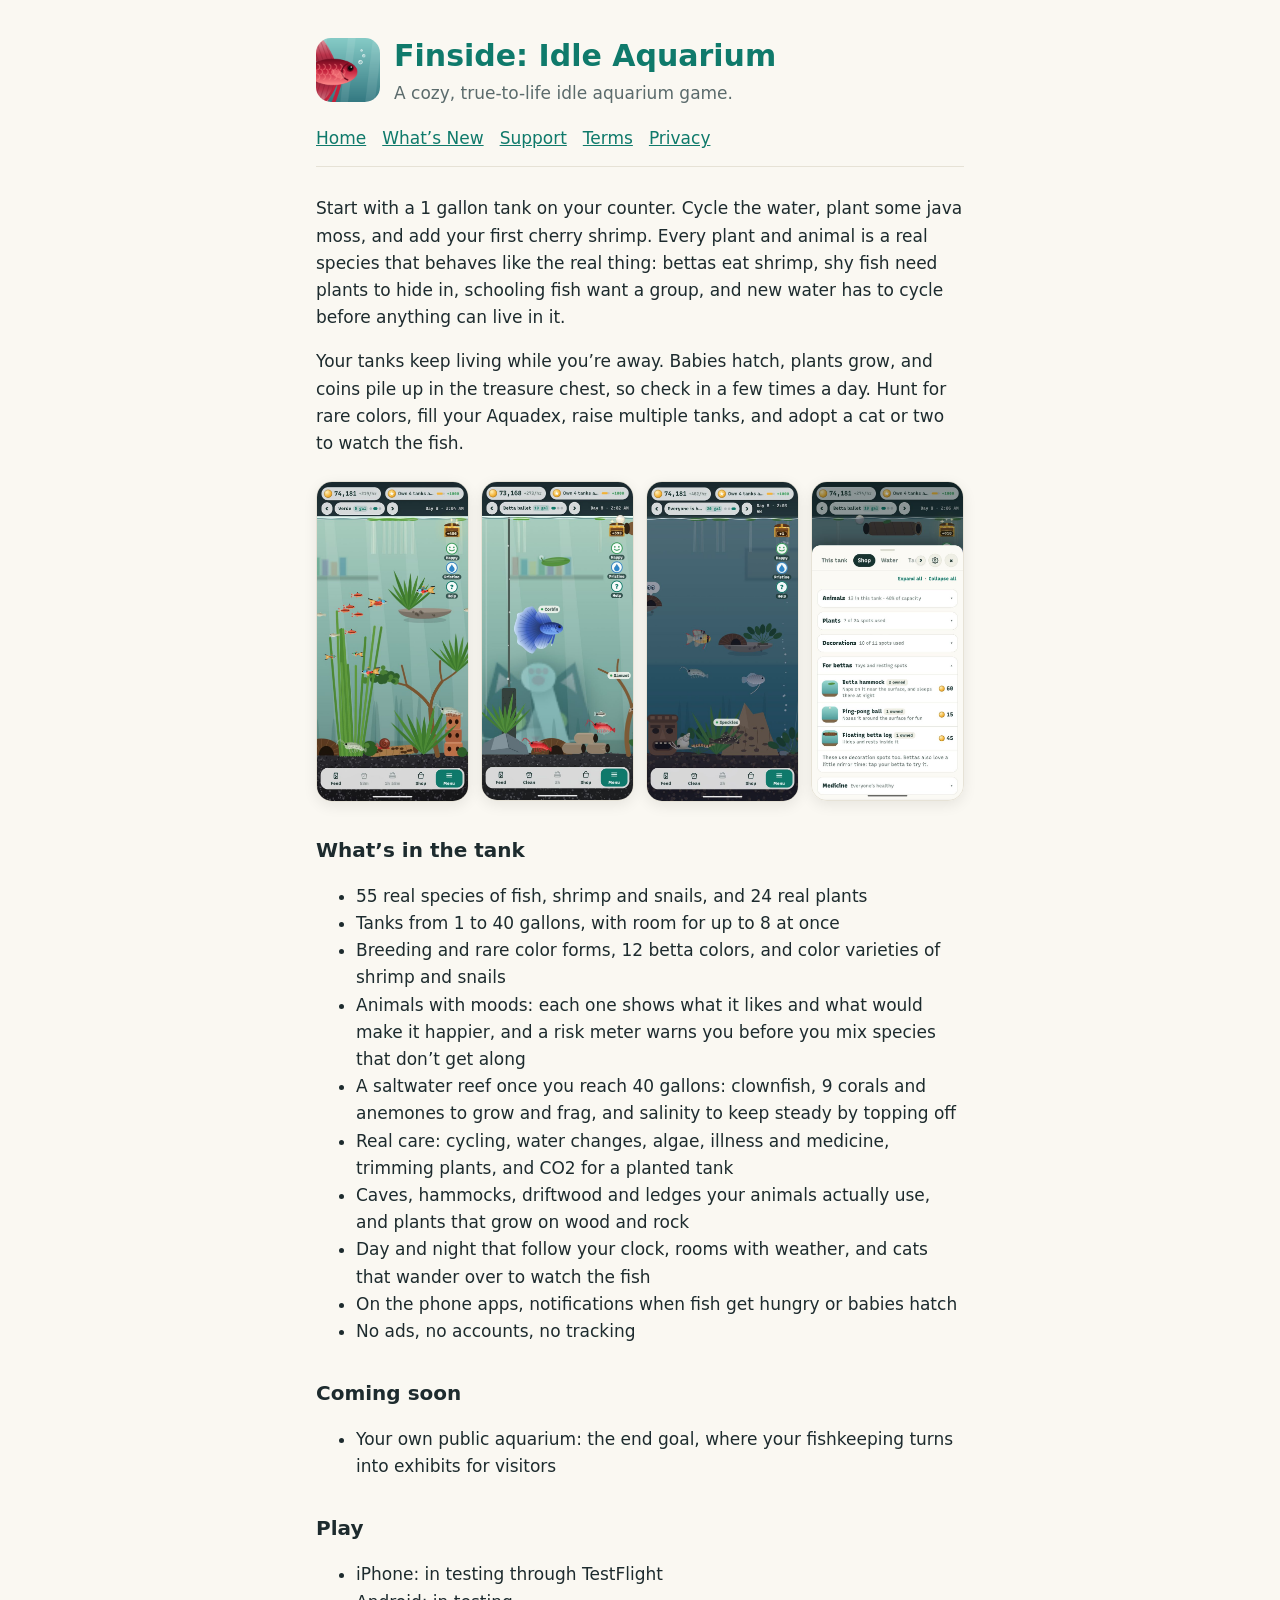
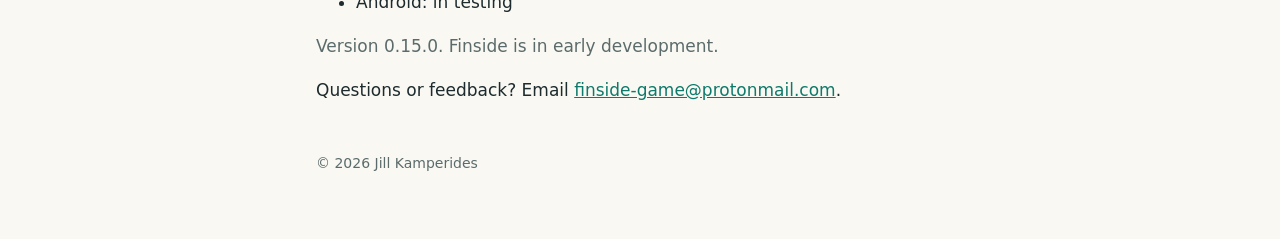
<file: index.html>
<!doctype html>
<html lang="en">
<head>
<meta charset="utf-8">
<meta name="viewport" content="width=device-width, initial-scale=1">
<title>Finside: Idle Aquarium – Cozy Fishkeeping Game</title>
<meta name="description" content="Finside is a cozy idle aquarium game for iPhone and Android. Raise real fish, shrimp and snails, grow live plants, and keep a true-to-life tank thriving.">
<link rel="canonical" href="https://kampji.github.io/finside/">
<meta property="og:type" content="website">
<meta property="og:site_name" content="Finside: Idle Aquarium">
<meta property="og:title" content="Finside: Idle Aquarium – Cozy Fishkeeping Game">
<meta property="og:description" content="Finside is a cozy idle aquarium game for iPhone and Android. Raise real fish, shrimp and snails, grow live plants, and keep a true-to-life tank thriving.">
<meta property="og:url" content="https://kampji.github.io/finside/">
<meta property="og:image" content="https://kampji.github.io/finside/og.jpg">
<meta property="og:image:width" content="1200">
<meta property="og:image:height" content="630">
<meta property="og:image:alt" content="Finside: Idle Aquarium, with two phones showing planted fish tanks">
<meta name="twitter:card" content="summary_large_image">
<meta name="theme-color" content="#0f7a6b">
<link rel="stylesheet" href="style.css">
<link rel="icon" type="image/png" href="icon-192.png">
<link rel="apple-touch-icon" href="apple-touch-icon.png">
<script type="application/ld+json">
{
  "@context": "https://schema.org",
  "@type": "VideoGame",
  "name": "Finside: Idle Aquarium",
  "alternateName": "Finside",
  "url": "https://kampji.github.io/finside/",
  "description": "Finside is a cozy idle aquarium game for iPhone and Android. Raise real fish, shrimp and snails, grow live plants, and keep a true-to-life tank thriving.",
  "image": "https://kampji.github.io/finside/og.jpg",
  "screenshot": [
    "https://kampji.github.io/finside/shot-planted.jpg",
    "https://kampji.github.io/finside/shot-betta.jpg",
    "https://kampji.github.io/finside/shot-showpiece.jpg",
    "https://kampji.github.io/finside/shot-shop.jpg"
  ],
  "genre": [
    "Idle game",
    "Simulation"
  ],
  "gamePlatform": [
    "iOS",
    "Android"
  ],
  "applicationCategory": "Game",
  "operatingSystem": "iOS, Android",
  "softwareVersion": "0.15.0",
  "inLanguage": "en",
  "author": {
    "@type": "Person",
    "@id": "https://kampji.github.io/#person",
    "name": "Jill Kamperides",
    "url": "https://kampji.github.io/"
  }
}
</script>
</head>
<body><main>
<header><img src="icon-192.png" alt="Finside app icon" width="64" height="64"><div><h1>Finside: Idle Aquarium</h1><p class="sub">A cozy, true-to-life idle aquarium game.</p></div></header>
<nav><a href="./">Home</a><a href="releases.html">What’s New</a><a href="support.html">Support</a><a href="terms.html">Terms</a><a href="privacy.html">Privacy</a></nav>
<p>Start with a 1 gallon tank on your counter. Cycle the water, plant some java moss, and add your first cherry shrimp. Every plant and animal is a real species that behaves like the real thing: bettas eat shrimp, shy fish need plants to hide in, schooling fish want a group, and new water has to cycle before anything can live in it.</p>
<p>Your tanks keep living while you’re away. Babies hatch, plants grow, and coins pile up in the treasure chest, so check in a few times a day. Hunt for rare colors, fill your Aquadex, raise multiple tanks, and adopt a cat or two to watch the fish.</p>
<div class="shots"><img src="shot-planted.jpg" alt="A planted 5 gallon tank with a school of small red fish, colorful livebearers, shrimp and a ramshorn snail among tall grass-like plants, driftwood and a plant on a rock ledge" width="300" height="633" loading="lazy"><img src="shot-betta.jpg" alt="A blue betta named Corbin in a 10 gallon tank with cherry shrimp, a leaf hammock near the surface and a cat watching from outside the glass" width="300" height="633" loading="lazy"><img src="shot-showpiece.jpg" alt="A 20 gallon tank at night with a Bolivian ram, a gourami, a pleco named Speckles, a loach and a tiki decoration" width="300" height="633" loading="lazy"><img src="shot-shop.jpg" alt="The Shop’s For bettas section, with a betta hammock, a ping-pong ball and a floating betta log" width="300" height="633" loading="lazy"></div>
<h2>What’s in the tank</h2>
<ul>
<li>55 real species of fish, shrimp and snails, and 24 real plants</li>
<li>Tanks from 1 to 40 gallons, with room for up to 8 at once</li>
<li>Breeding and rare color forms, 12 betta colors, and color varieties of shrimp and snails</li>
<li>Animals with moods: each one shows what it likes and what would make it happier, and a risk meter warns you before you mix species that don’t get along</li>
<li>A saltwater reef once you reach 40 gallons: clownfish, 9 corals and anemones to grow and frag, and salinity to keep steady by topping off</li>
<li>Real care: cycling, water changes, algae, illness and medicine, trimming plants, and CO2 for a planted tank</li>
<li>Caves, hammocks, driftwood and ledges your animals actually use, and plants that grow on wood and rock</li>
<li>Day and night that follow your clock, rooms with weather, and cats that wander over to watch the fish</li>
<li>On the phone apps, notifications when fish get hungry or babies hatch</li>
<li>No ads, no accounts, no tracking</li>
</ul>
<h2>Coming soon</h2>
<ul>
<li>Your own public aquarium: the end goal, where your fishkeeping turns into exhibits for visitors</li>
</ul>
<h2>Play</h2>
<ul>
<li>iPhone: in testing through TestFlight</li>
<li>Android: in testing</li>
</ul>
<p class="sub">Version 0.15.0. Finside is in early development.</p>
<p>Questions or feedback? Email <a href="mailto:finside-game@protonmail.com">finside-game@protonmail.com</a>.</p>
<footer>© 2026 Jill Kamperides</footer>
</main></body>
</html>
</file>
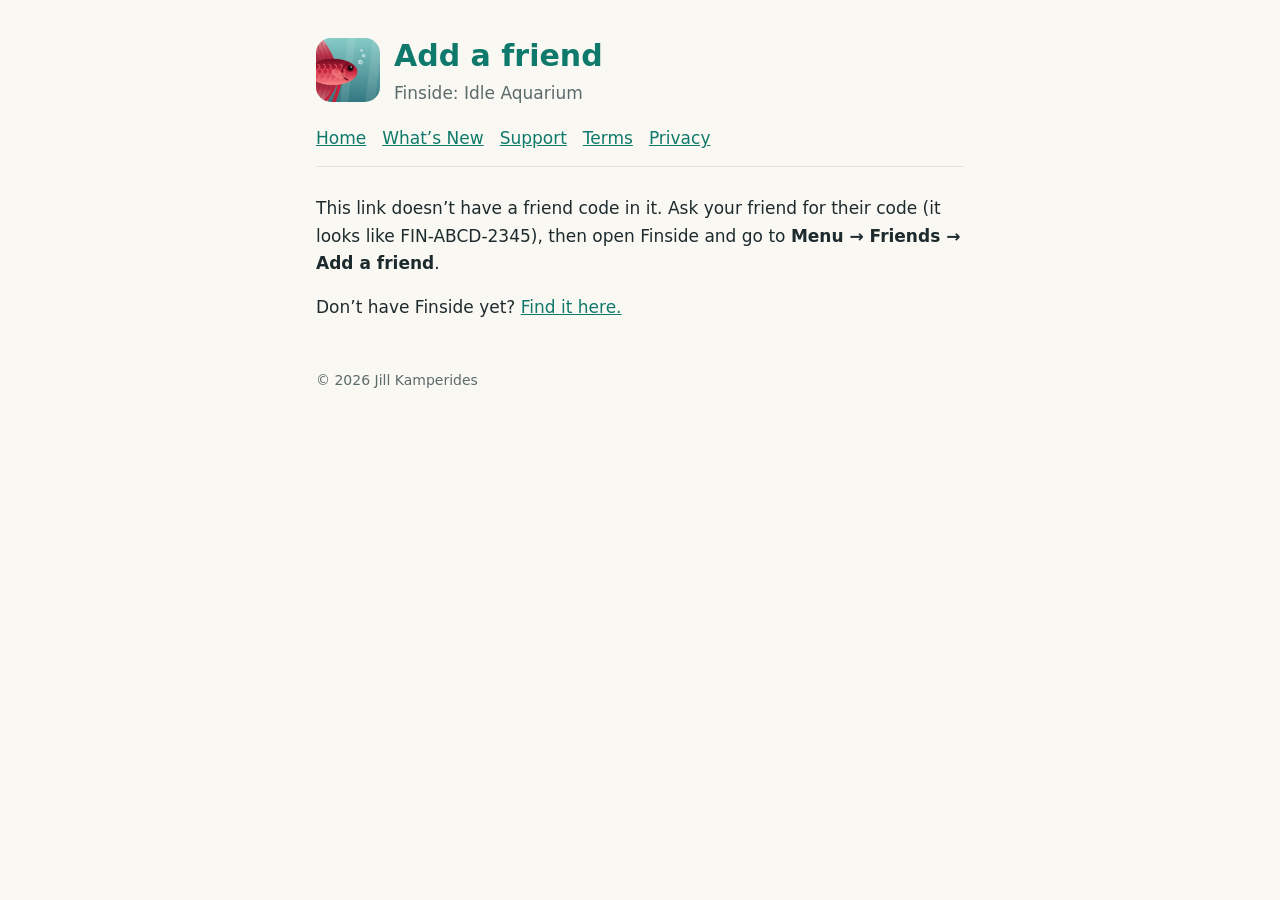
<file: add.html>
<!doctype html>
<html lang="en">
<head>
<meta charset="utf-8">
<meta name="viewport" content="width=device-width, initial-scale=1">
<meta name="robots" content="noindex">
<title>Add a friend in Finside</title>
<meta name="description" content="Finside is a cozy idle aquarium game for iPhone and Android. Raise real fish, shrimp and snails, grow live plants, and keep a true-to-life tank thriving.">
<link rel="canonical" href="https://kampji.github.io/finside/add.html">
<meta property="og:type" content="website">
<meta property="og:site_name" content="Finside: Idle Aquarium">
<meta property="og:title" content="Add a friend in Finside">
<meta property="og:description" content="Finside is a cozy idle aquarium game for iPhone and Android. Raise real fish, shrimp and snails, grow live plants, and keep a true-to-life tank thriving.">
<meta property="og:url" content="https://kampji.github.io/finside/add.html">
<meta property="og:image" content="https://kampji.github.io/finside/og.jpg">
<meta property="og:image:width" content="1200">
<meta property="og:image:height" content="630">
<meta property="og:image:alt" content="Finside: Idle Aquarium, with two phones showing planted fish tanks">
<meta name="twitter:card" content="summary_large_image">
<meta name="theme-color" content="#0f7a6b">
<link rel="stylesheet" href="style.css">
<link rel="icon" type="image/png" href="icon-192.png">
<link rel="apple-touch-icon" href="apple-touch-icon.png">
</head>
<body><main>
<header><img src="icon-192.png" alt="Finside app icon" width="64" height="64"><div><h1>Add a friend</h1><p class="sub">Finside: Idle Aquarium</p></div></header>
<nav><a href="./">Home</a><a href="releases.html">What’s New</a><a href="support.html">Support</a><a href="terms.html">Terms</a><a href="privacy.html">Privacy</a></nav>
<!-- Friends' QR codes in the game link here, with the friend code (and, from 0.12.3, a 15-minute invite) after the #. The
     # part never leaves the phone (it isn't sent to the website), and nothing on this page is stored. The button opens
     the game with finside://add/<code>/<invite>: with the invite you're friends at once; without it, a request is sent. -->
<div id="ok" hidden>
<p>A friend wants you to add them in Finside. Their friend code is:</p>
<p id="code" style="font-size:30px;font-weight:900;letter-spacing:.04em;margin:8px 0 16px"></p>
<p><a id="open" class="btn" style="display:inline-block;padding:12px 22px;border-radius:14px;background:#0f7a6b;color:#fff;font-weight:800;text-decoration:none" href="#">Open Finside and add them</a></p>
<p id="soon" hidden>You’ll be friends straight away. This QR code works for 15 minutes after your friend shows it.</p>
<p>If nothing happens, open Finside, then <b>Menu → Friends → Add a friend</b>, and type the code (that sends them a request).</p>
</div>
<div id="bad" hidden>
<p>This link doesn’t have a friend code in it. Ask your friend for their code (it looks like FIN-ABCD-2345), then open Finside and go to <b>Menu → Friends → Add a friend</b>.</p>
</div>
<p>Don’t have Finside yet? <a href="./">Find it here.</a></p>
<script>
  (function () {
    var m = /^#?FIN-?([2-9A-HJKMNP-Z]{4})-?([2-9A-HJKMNP-Z]{4})(?:\/([0-9A-F]{16}))?$/i.exec(decodeURIComponent(location.hash || ''));
    if (!m) { document.getElementById('bad').hidden = false; return; }
    var code = 'FIN-' + m[1].toUpperCase() + '-' + m[2].toUpperCase();
    document.getElementById('code').textContent = code;
    document.getElementById('open').href = 'finside://add/' + code + (m[3] ? '/' + m[3].toUpperCase() : '');
    if (m[3]) document.getElementById('soon').hidden = false;
    document.getElementById('ok').hidden = false;
  })();
</script>
<footer>© 2026 Jill Kamperides</footer>
</main></body>
</html>
</file>
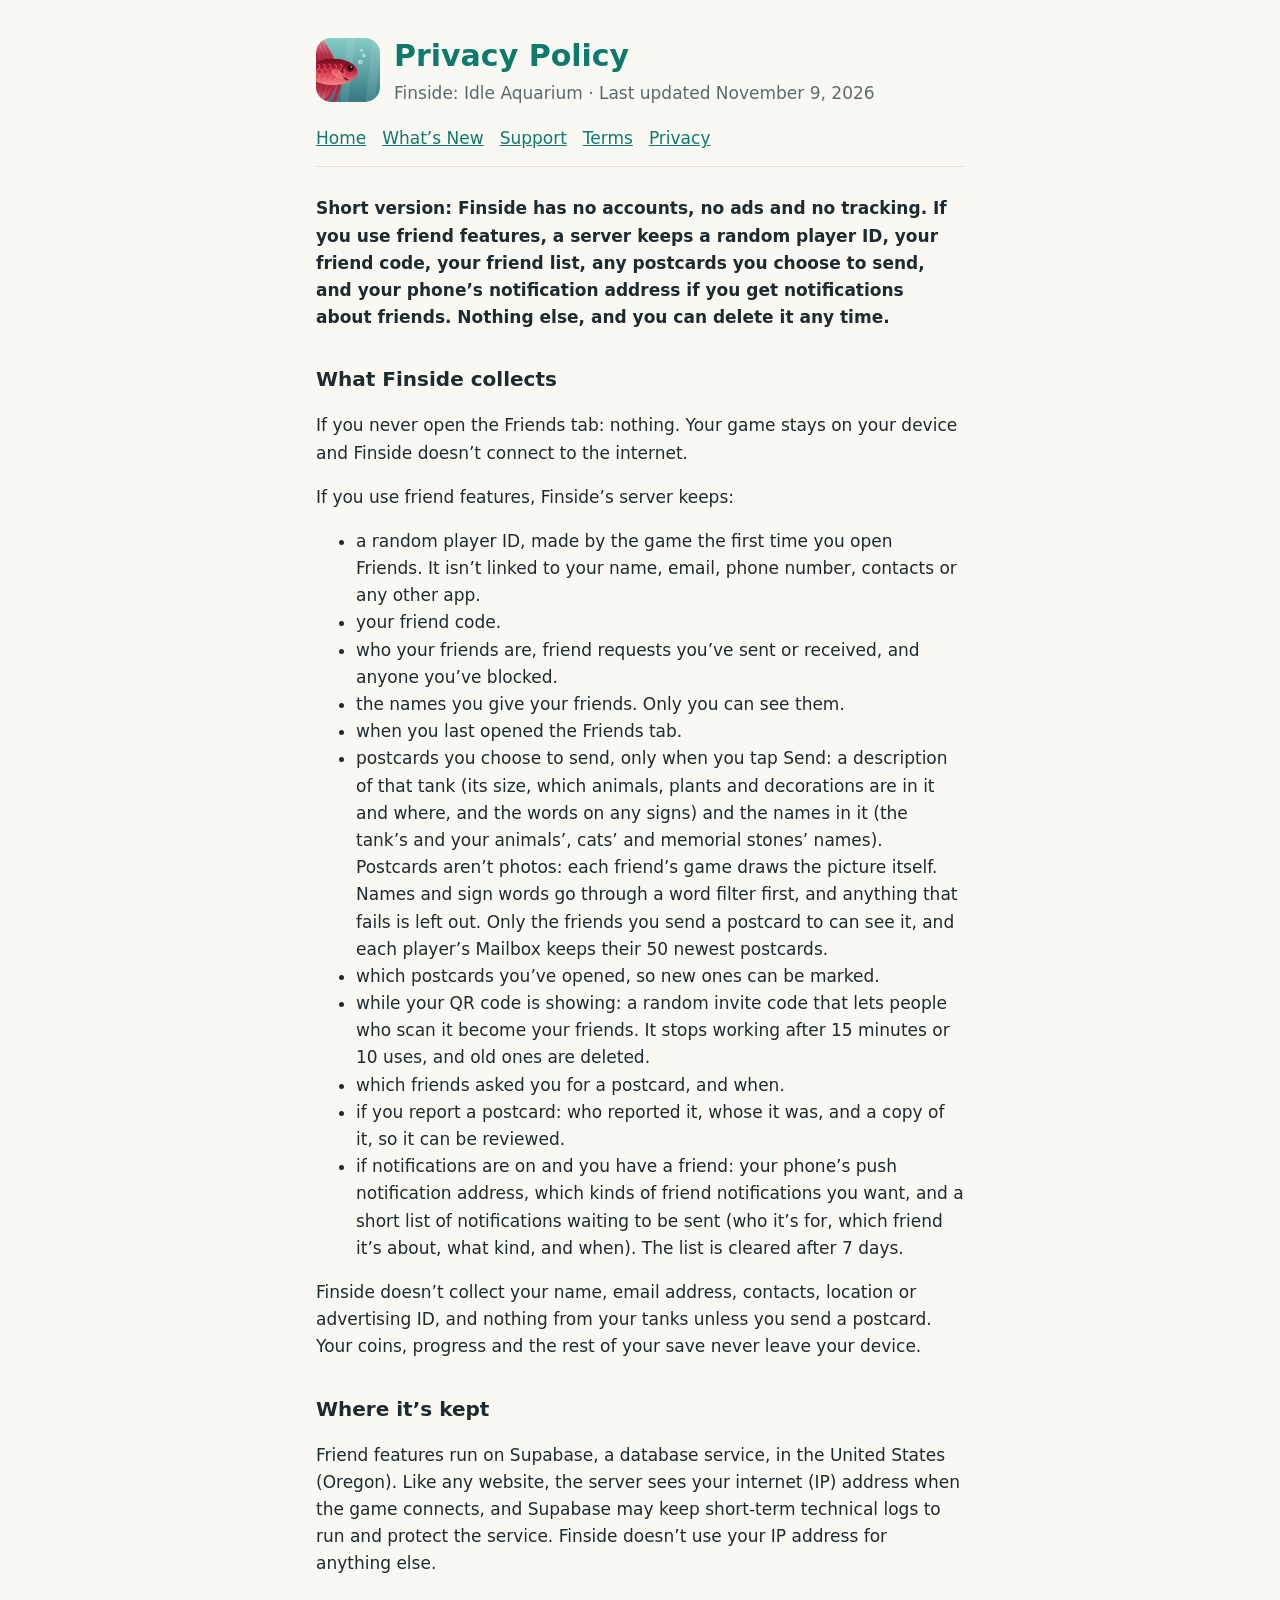
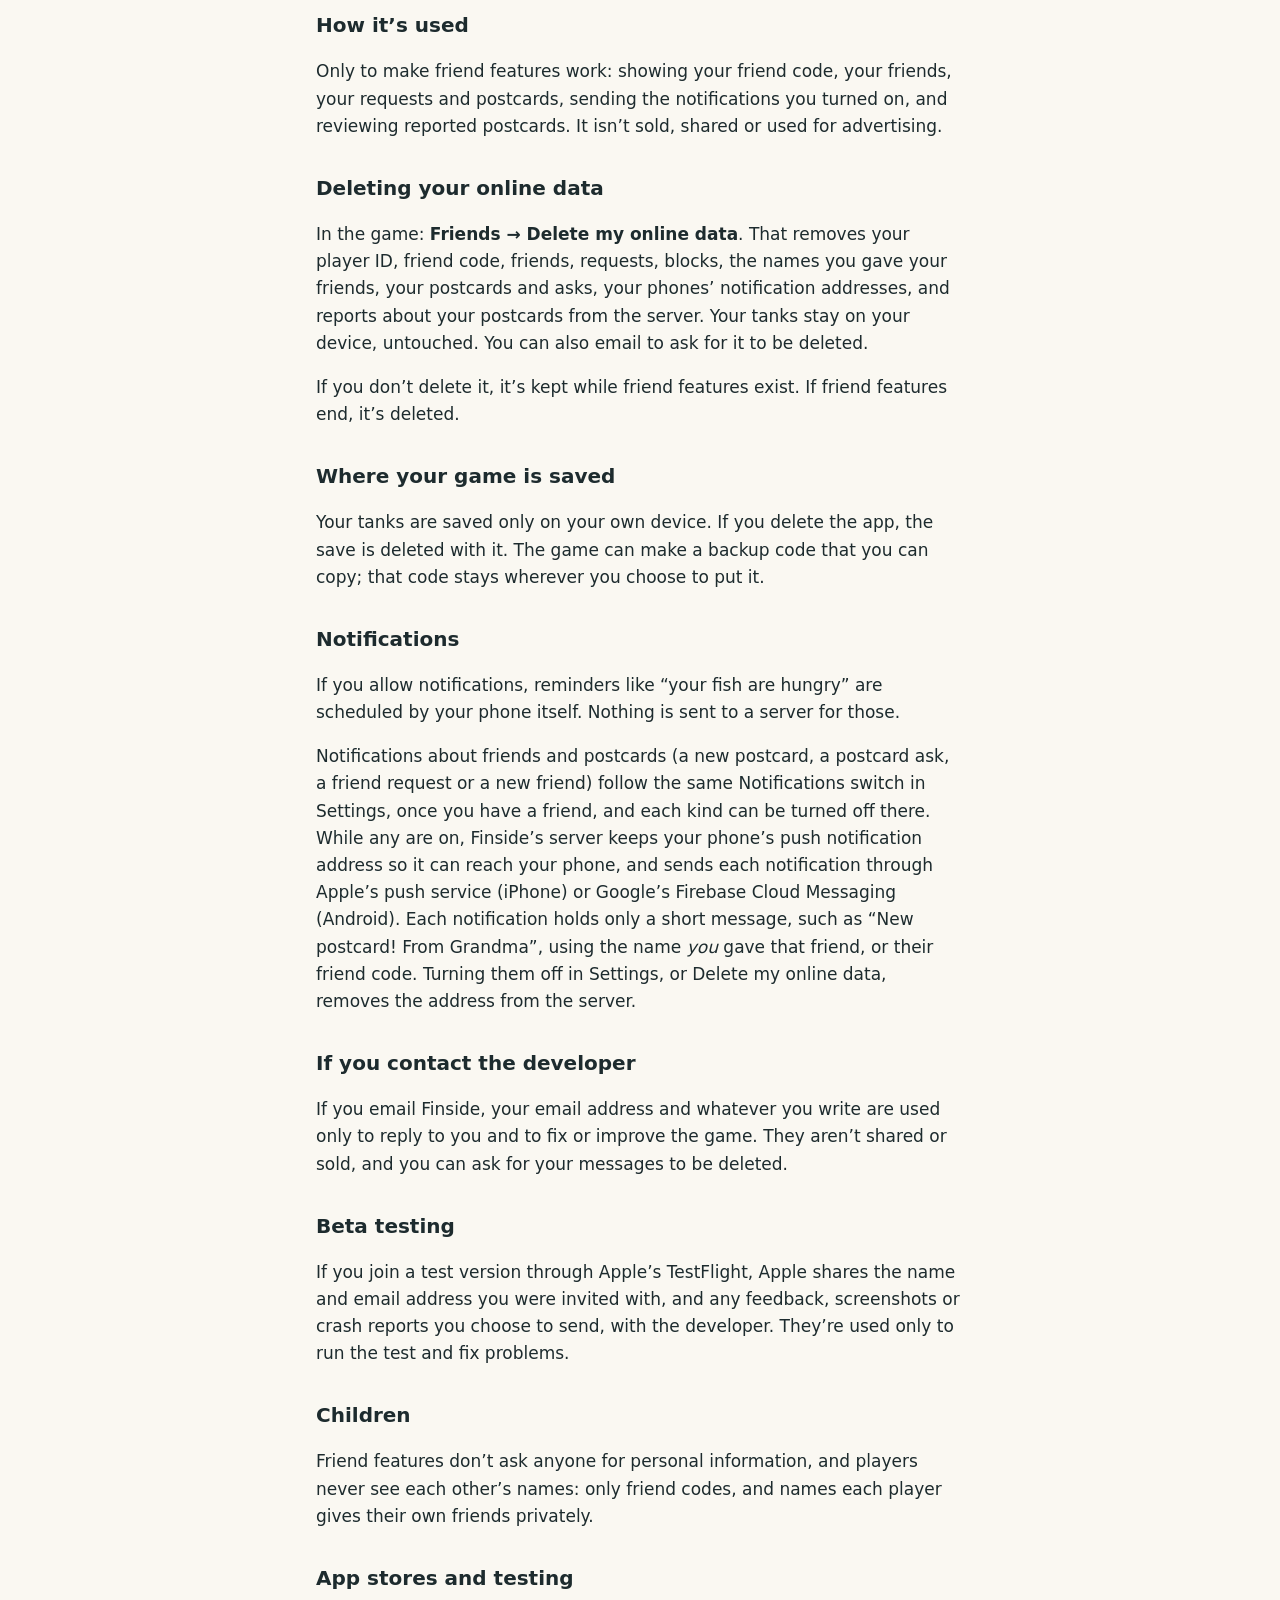
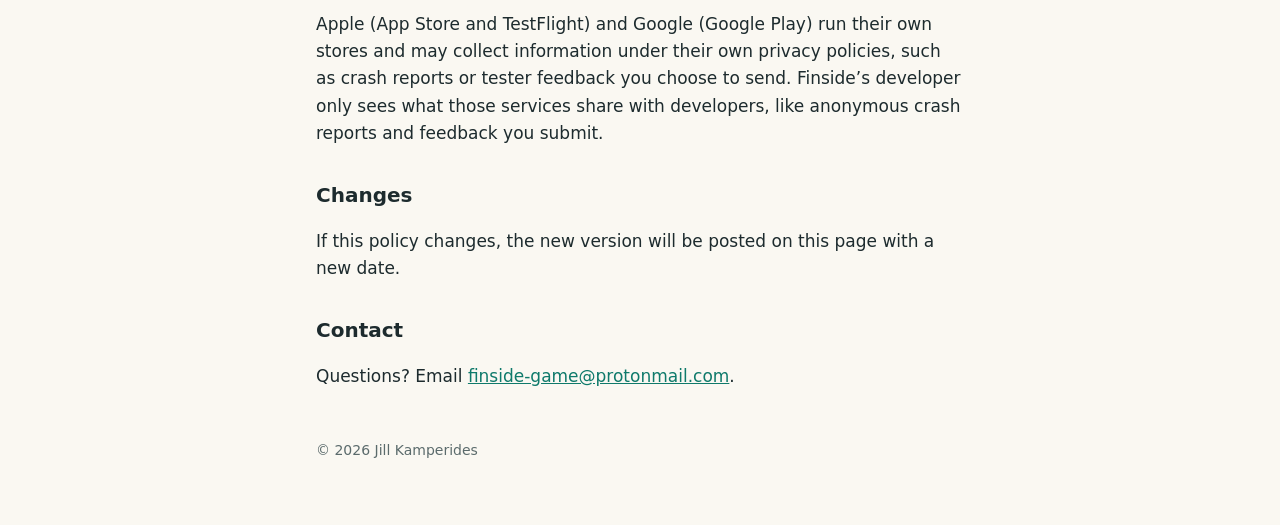
<file: privacy.html>
<!doctype html>
<html lang="en">
<head>
<meta charset="utf-8">
<meta name="viewport" content="width=device-width, initial-scale=1">
<title>Finside Privacy Policy</title>
<meta name="description" content="Finside collects no personal data: no accounts, no ads and no tracking. Here’s exactly what stays on your phone.">
<link rel="canonical" href="https://kampji.github.io/finside/privacy.html">
<meta property="og:type" content="website">
<meta property="og:site_name" content="Finside: Idle Aquarium">
<meta property="og:title" content="Finside Privacy Policy">
<meta property="og:description" content="Finside collects no personal data: no accounts, no ads and no tracking. Here’s exactly what stays on your phone.">
<meta property="og:url" content="https://kampji.github.io/finside/privacy.html">
<meta property="og:image" content="https://kampji.github.io/finside/og.jpg">
<meta property="og:image:width" content="1200">
<meta property="og:image:height" content="630">
<meta property="og:image:alt" content="Finside: Idle Aquarium, with two phones showing planted fish tanks">
<meta name="twitter:card" content="summary_large_image">
<meta name="theme-color" content="#0f7a6b">
<link rel="stylesheet" href="style.css">
<link rel="icon" type="image/png" href="icon-192.png">
<link rel="apple-touch-icon" href="apple-touch-icon.png">
</head>
<body><main>
<header><img src="icon-192.png" alt="Finside app icon" width="64" height="64"><div><h1>Privacy Policy</h1><p class="sub">Finside: Idle Aquarium · Last updated November 9, 2026</p></div></header>
<nav><a href="./">Home</a><a href="releases.html">What’s New</a><a href="support.html">Support</a><a href="terms.html">Terms</a><a href="privacy.html">Privacy</a></nav>
<p><b>Short version: Finside has no accounts, no ads and no tracking. If you use friend features, a server keeps a random player ID, your friend code, your friend list, any postcards you choose to send, and your phone’s notification address if you get notifications about friends. Nothing else, and you can delete it any time.</b></p>
<h2>What Finside collects</h2>
<p>If you never open the Friends tab: nothing. Your game stays on your device and Finside doesn’t connect to the internet.</p>
<p>If you use friend features, Finside’s server keeps:</p>
<ul>
<li>a random player ID, made by the game the first time you open Friends. It isn’t linked to your name, email, phone number, contacts or any other app.</li>
<li>your friend code.</li>
<li>who your friends are, friend requests you’ve sent or received, and anyone you’ve blocked.</li>
<li>the names you give your friends. Only you can see them.</li>
<li>when you last opened the Friends tab.</li>
<li>postcards you choose to send, only when you tap Send: a description of that tank (its size, which animals, plants and decorations are in it and where, and the words on any signs) and the names in it (the tank’s and your animals’, cats’ and memorial stones’ names). Postcards aren’t photos: each friend’s game draws the picture itself. Names and sign words go through a word filter first, and anything that fails is left out. Only the friends you send a postcard to can see it, and each player’s Mailbox keeps their 50 newest postcards.</li>
<li>which postcards you’ve opened, so new ones can be marked.</li>
<li>while your QR code is showing: a random invite code that lets people who scan it become your friends. It stops working after 15 minutes or 10 uses, and old ones are deleted.</li>
<li>which friends asked you for a postcard, and when.</li>
<li>if you report a postcard: who reported it, whose it was, and a copy of it, so it can be reviewed.</li>
<li>if notifications are on and you have a friend: your phone’s push notification address, which kinds of friend notifications you want, and a short list of notifications waiting to be sent (who it’s for, which friend it’s about, what kind, and when). The list is cleared after 7 days.</li>
</ul>
<p>Finside doesn’t collect your name, email address, contacts, location or advertising ID, and nothing from your tanks unless you send a postcard. Your coins, progress and the rest of your save never leave your device.</p>
<h2>Where it’s kept</h2>
<p>Friend features run on Supabase, a database service, in the United States (Oregon). Like any website, the server sees your internet (IP) address when the game connects, and Supabase may keep short-term technical logs to run and protect the service. Finside doesn’t use your IP address for anything else.</p>
<h2>How it’s used</h2>
<p>Only to make friend features work: showing your friend code, your friends, your requests and postcards, sending the notifications you turned on, and reviewing reported postcards. It isn’t sold, shared or used for advertising.</p>
<h2>Deleting your online data</h2>
<p>In the game: <b>Friends → Delete my online data</b>. That removes your player ID, friend code, friends, requests, blocks, the names you gave your friends, your postcards and asks, your phones’ notification addresses, and reports about your postcards from the server. Your tanks stay on your device, untouched. You can also email to ask for it to be deleted.</p>
<p>If you don’t delete it, it’s kept while friend features exist. If friend features end, it’s deleted.</p>
<h2>Where your game is saved</h2>
<p>Your tanks are saved only on your own device. If you delete the app, the save is deleted with it. The game can make a backup code that you can copy; that code stays wherever you choose to put it.</p>
<h2>Notifications</h2>
<p>If you allow notifications, reminders like “your fish are hungry” are scheduled by your phone itself. Nothing is sent to a server for those.</p>
<p>Notifications about friends and postcards (a new postcard, a postcard ask, a friend request or a new friend) follow the same Notifications switch in Settings, once you have a friend, and each kind can be turned off there. While any are on, Finside’s server keeps your phone’s push notification address so it can reach your phone, and sends each notification through Apple’s push service (iPhone) or Google’s Firebase Cloud Messaging (Android). Each notification holds only a short message, such as “New postcard! From Grandma”, using the name <i>you</i> gave that friend, or their friend code. Turning them off in Settings, or Delete my online data, removes the address from the server.</p>
<h2>If you contact the developer</h2>
<p>If you email Finside, your email address and whatever you write are used only to reply to you and to fix or improve the game. They aren’t shared or sold, and you can ask for your messages to be deleted.</p>
<h2>Beta testing</h2>
<p>If you join a test version through Apple’s TestFlight, Apple shares the name and email address you were invited with, and any feedback, screenshots or crash reports you choose to send, with the developer. They’re used only to run the test and fix problems.</p>
<h2>Children</h2>
<p>Friend features don’t ask anyone for personal information, and players never see each other’s names: only friend codes, and names each player gives their own friends privately.</p>
<h2>App stores and testing</h2>
<p>Apple (App Store and TestFlight) and Google (Google Play) run their own stores and may collect information under their own privacy policies, such as crash reports or tester feedback you choose to send. Finside’s developer only sees what those services share with developers, like anonymous crash reports and feedback you submit.</p>
<h2>Changes</h2>
<p>If this policy changes, the new version will be posted on this page with a new date.</p>
<h2>Contact</h2>
<p>Questions? Email <a href="mailto:finside-game@protonmail.com">finside-game@protonmail.com</a>.</p>
<footer>© 2026 Jill Kamperides</footer>
</main></body>
</html>
</file>
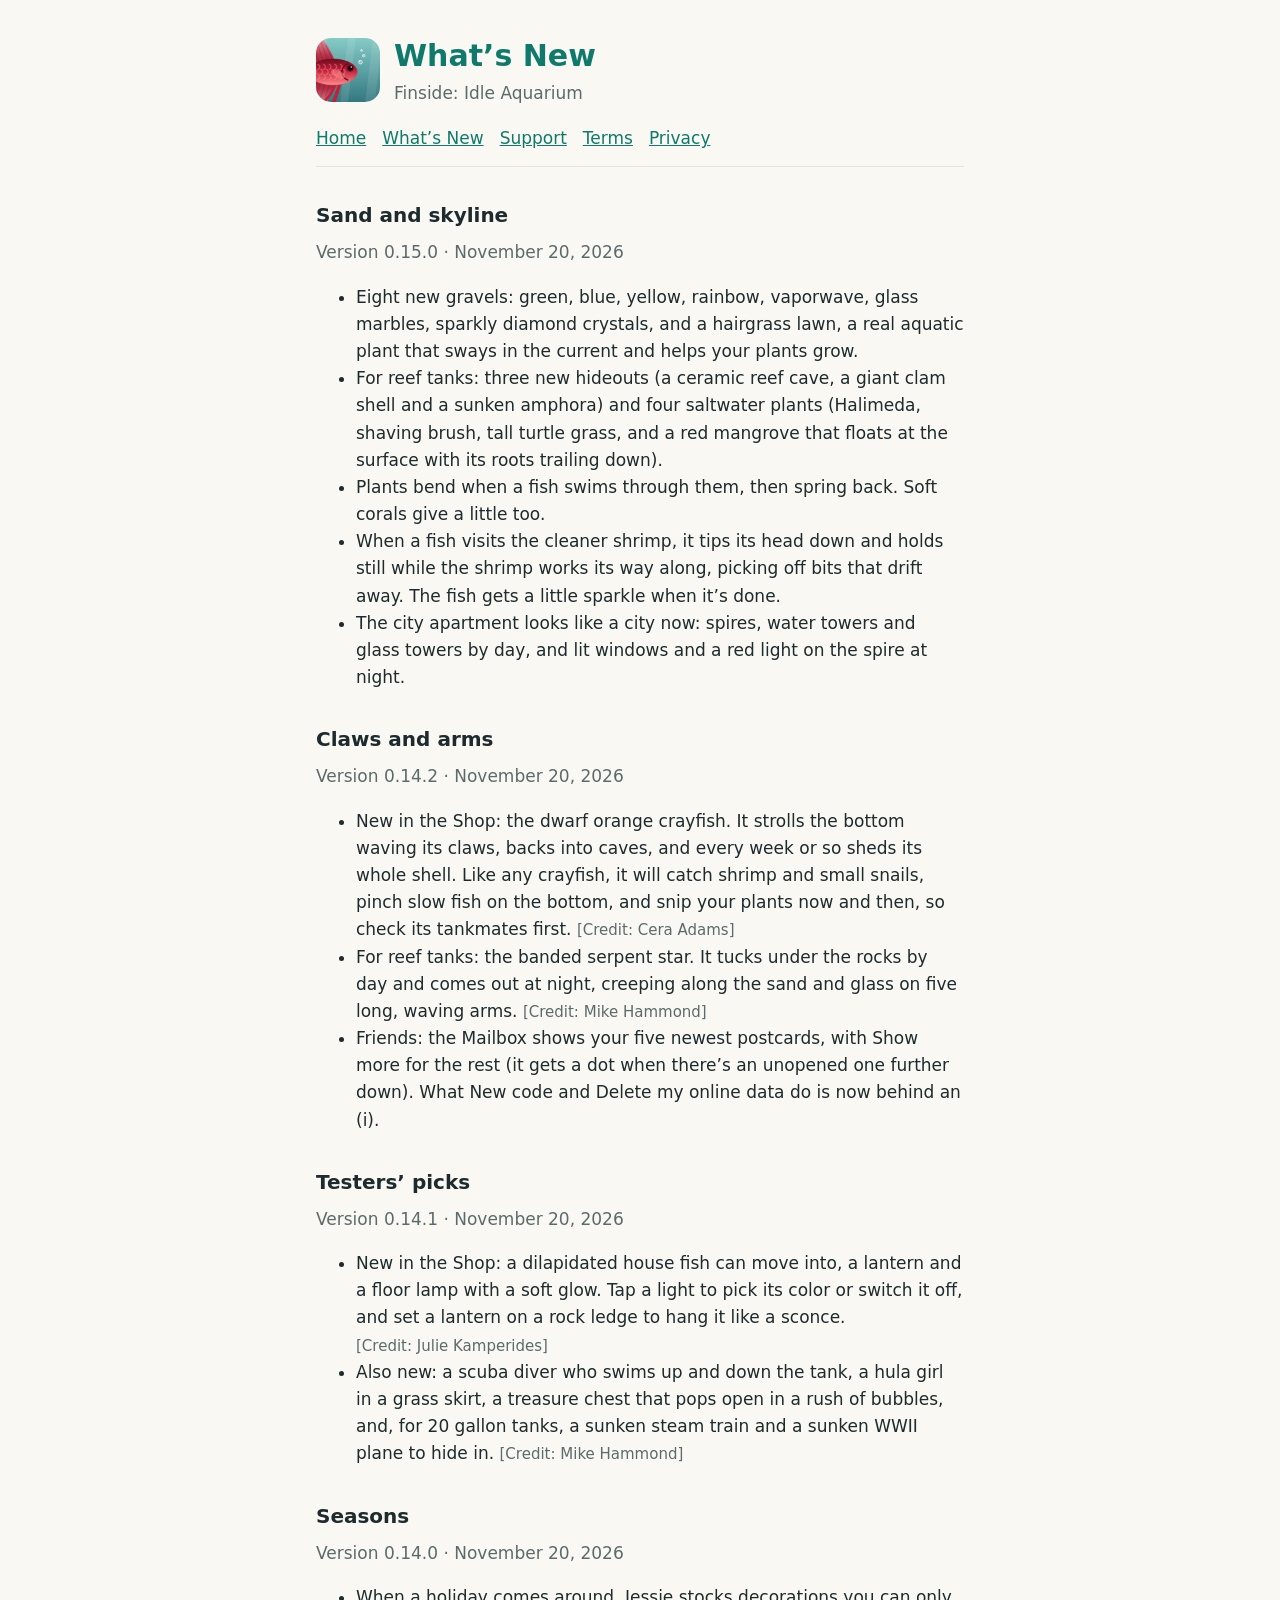
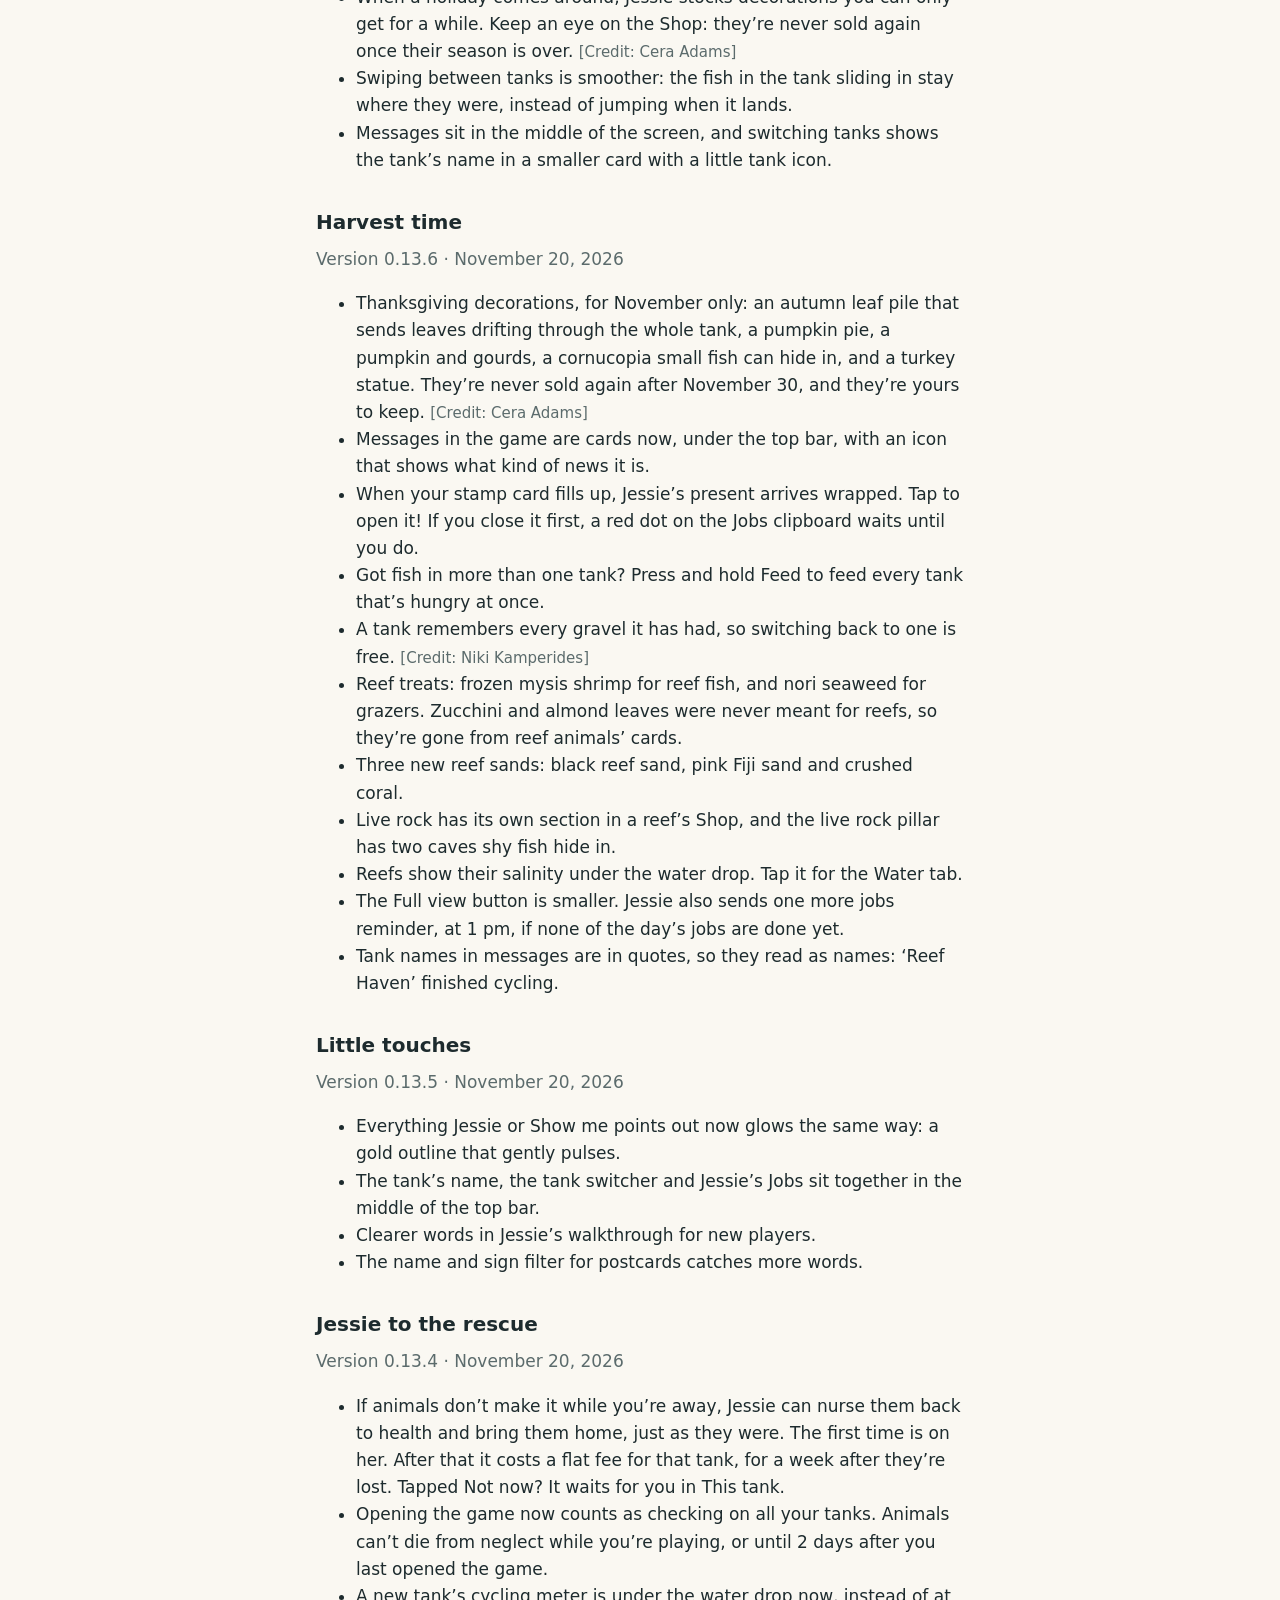
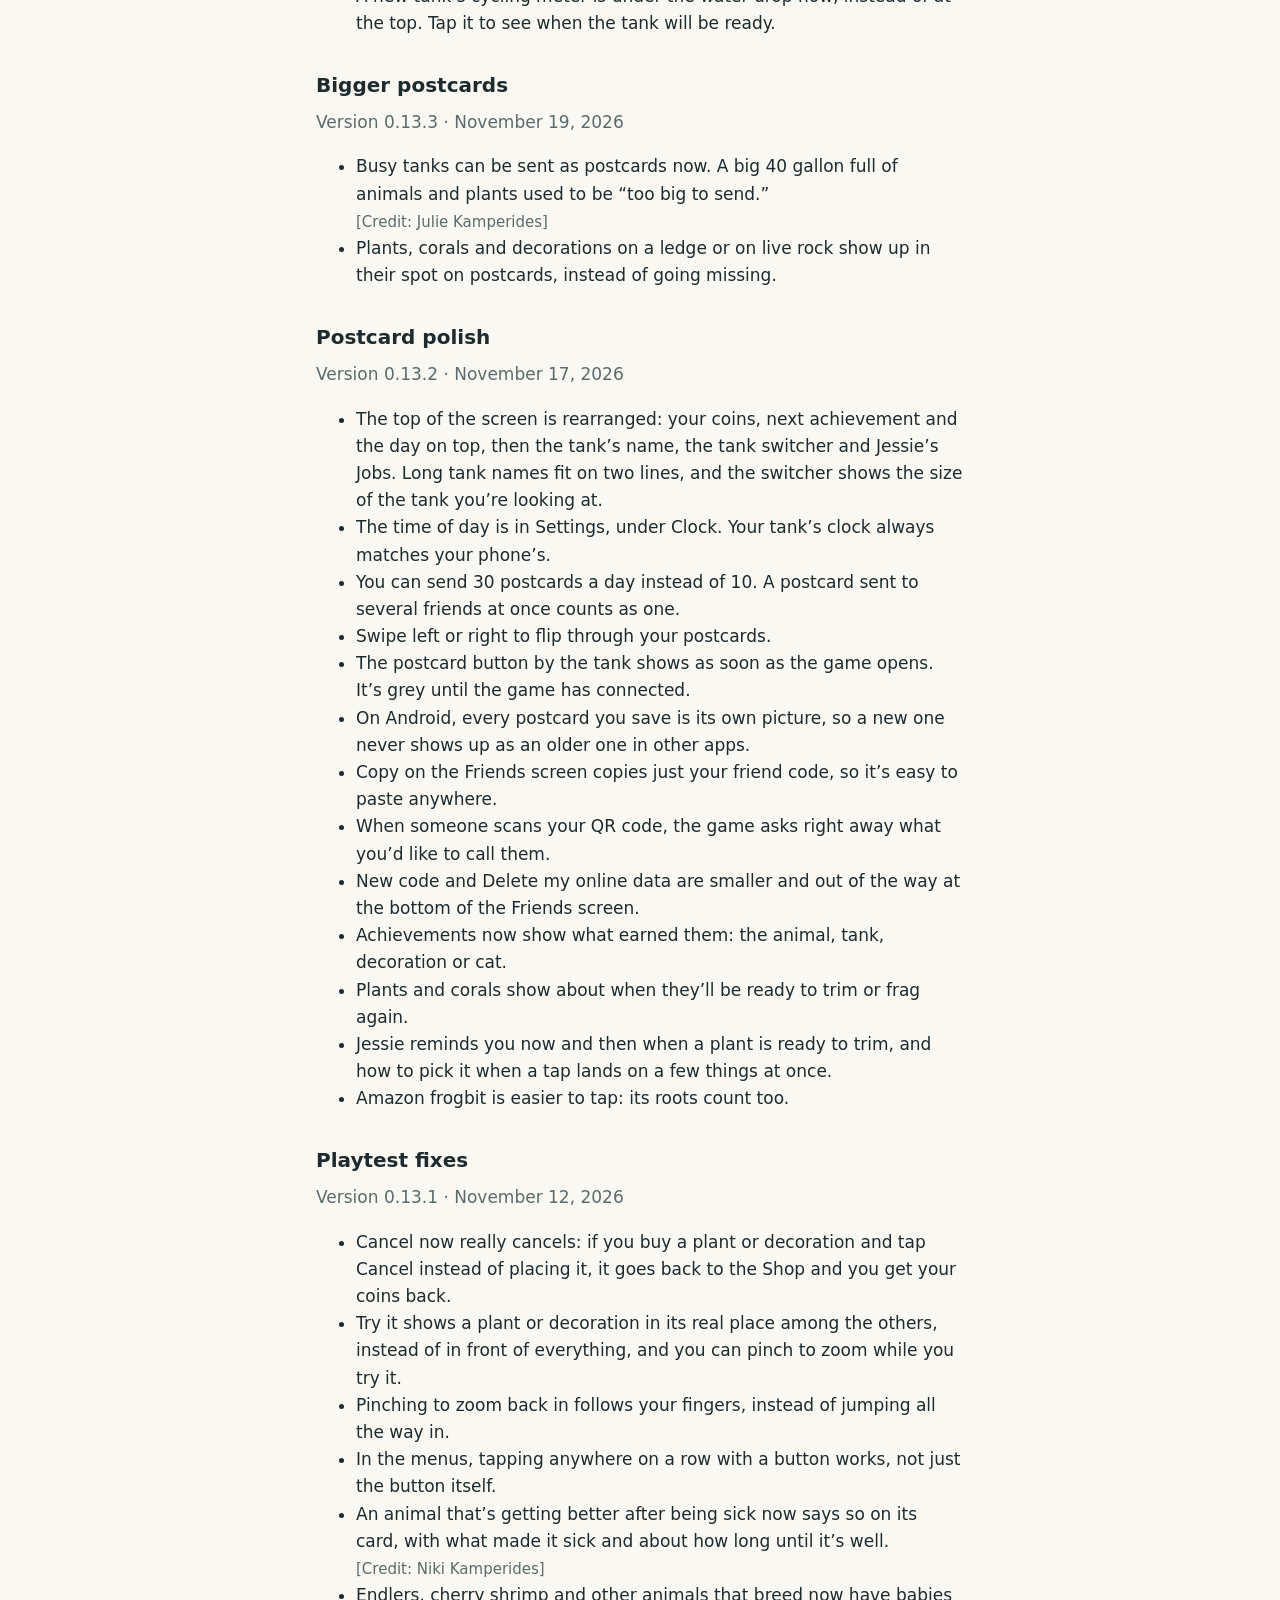
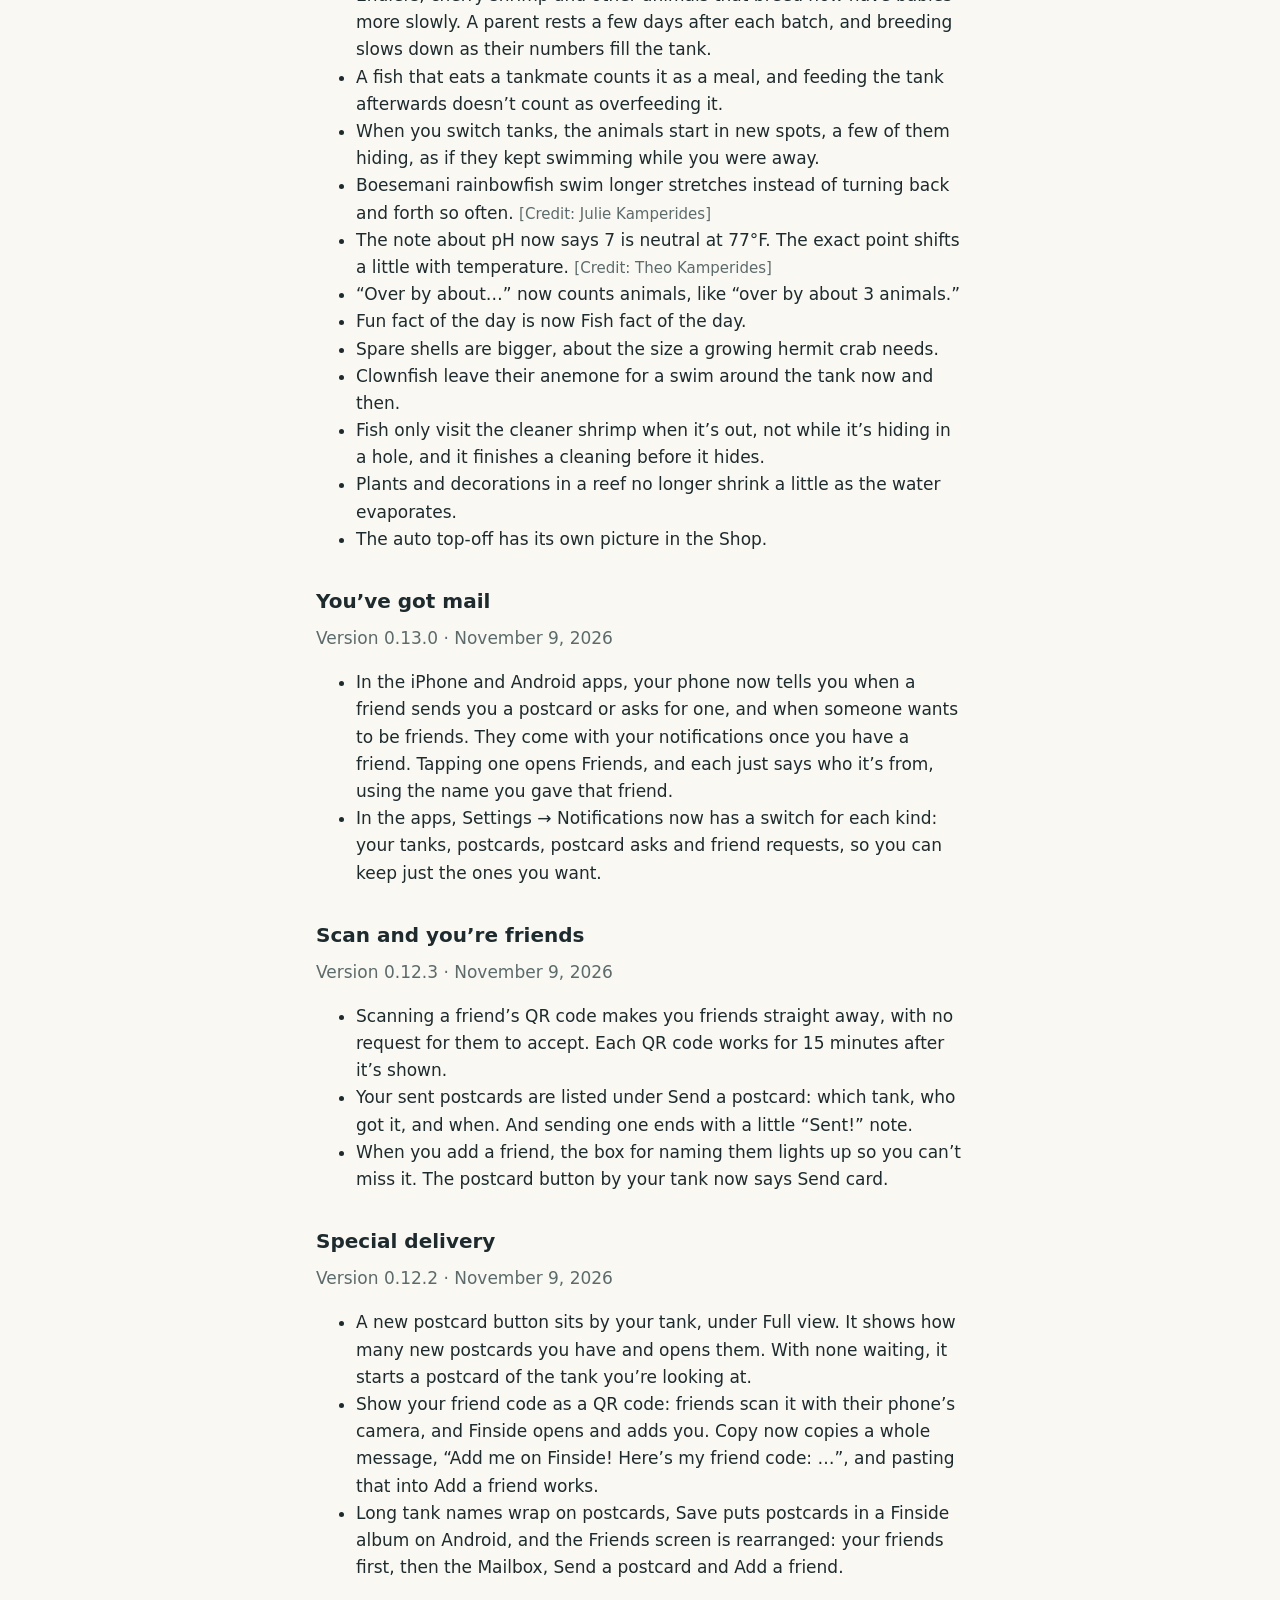
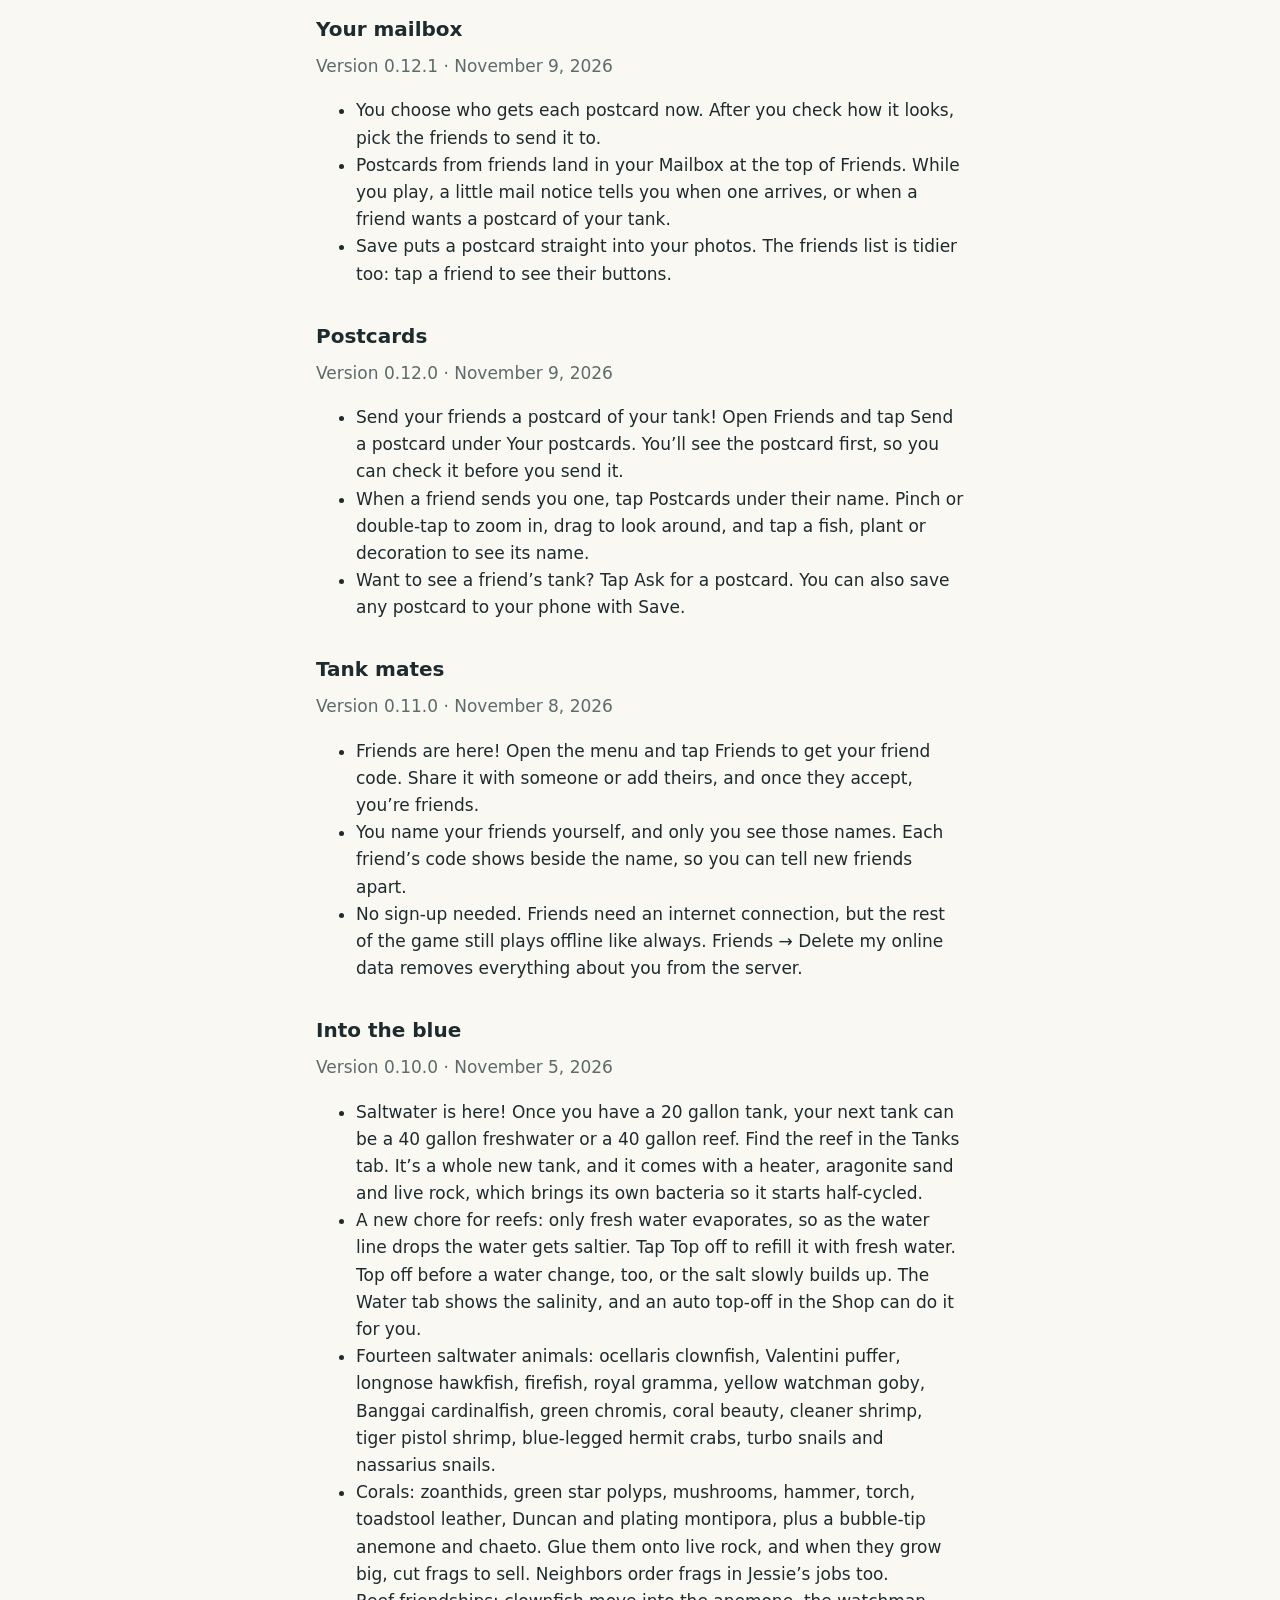
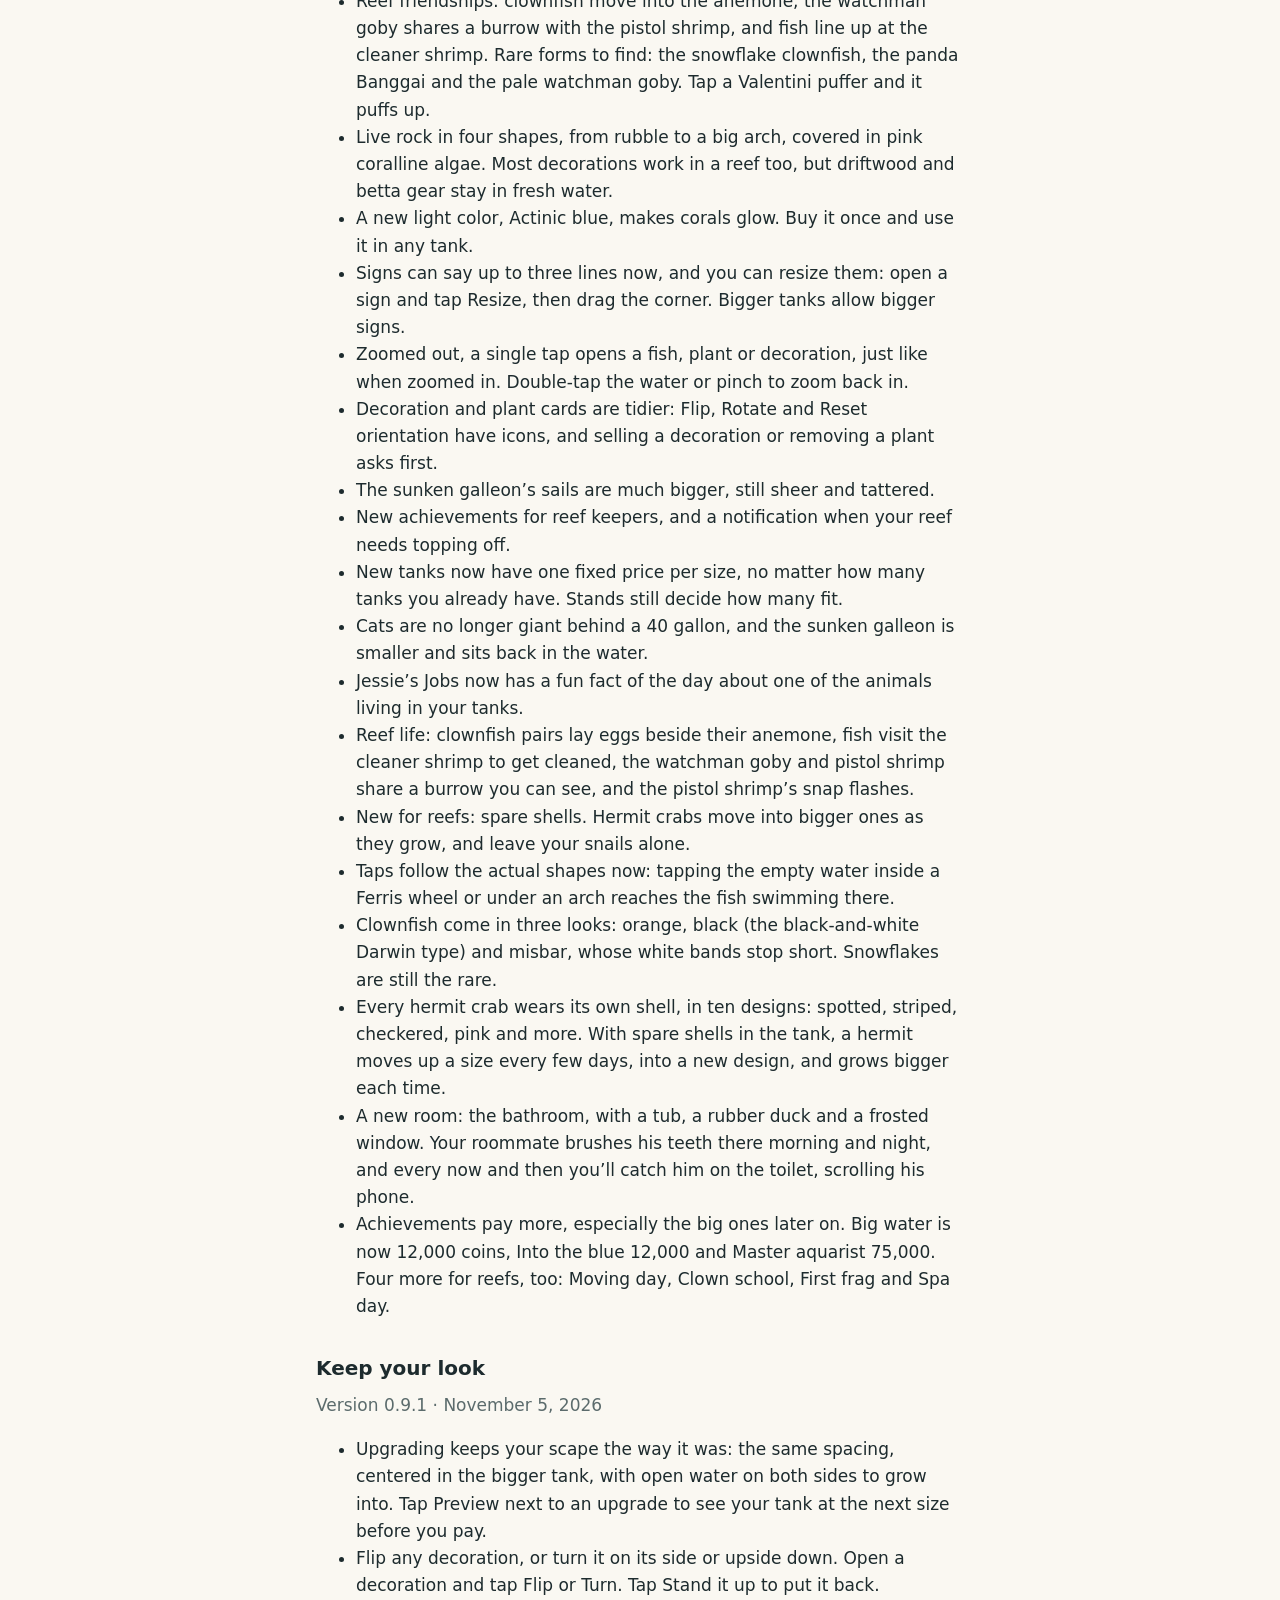
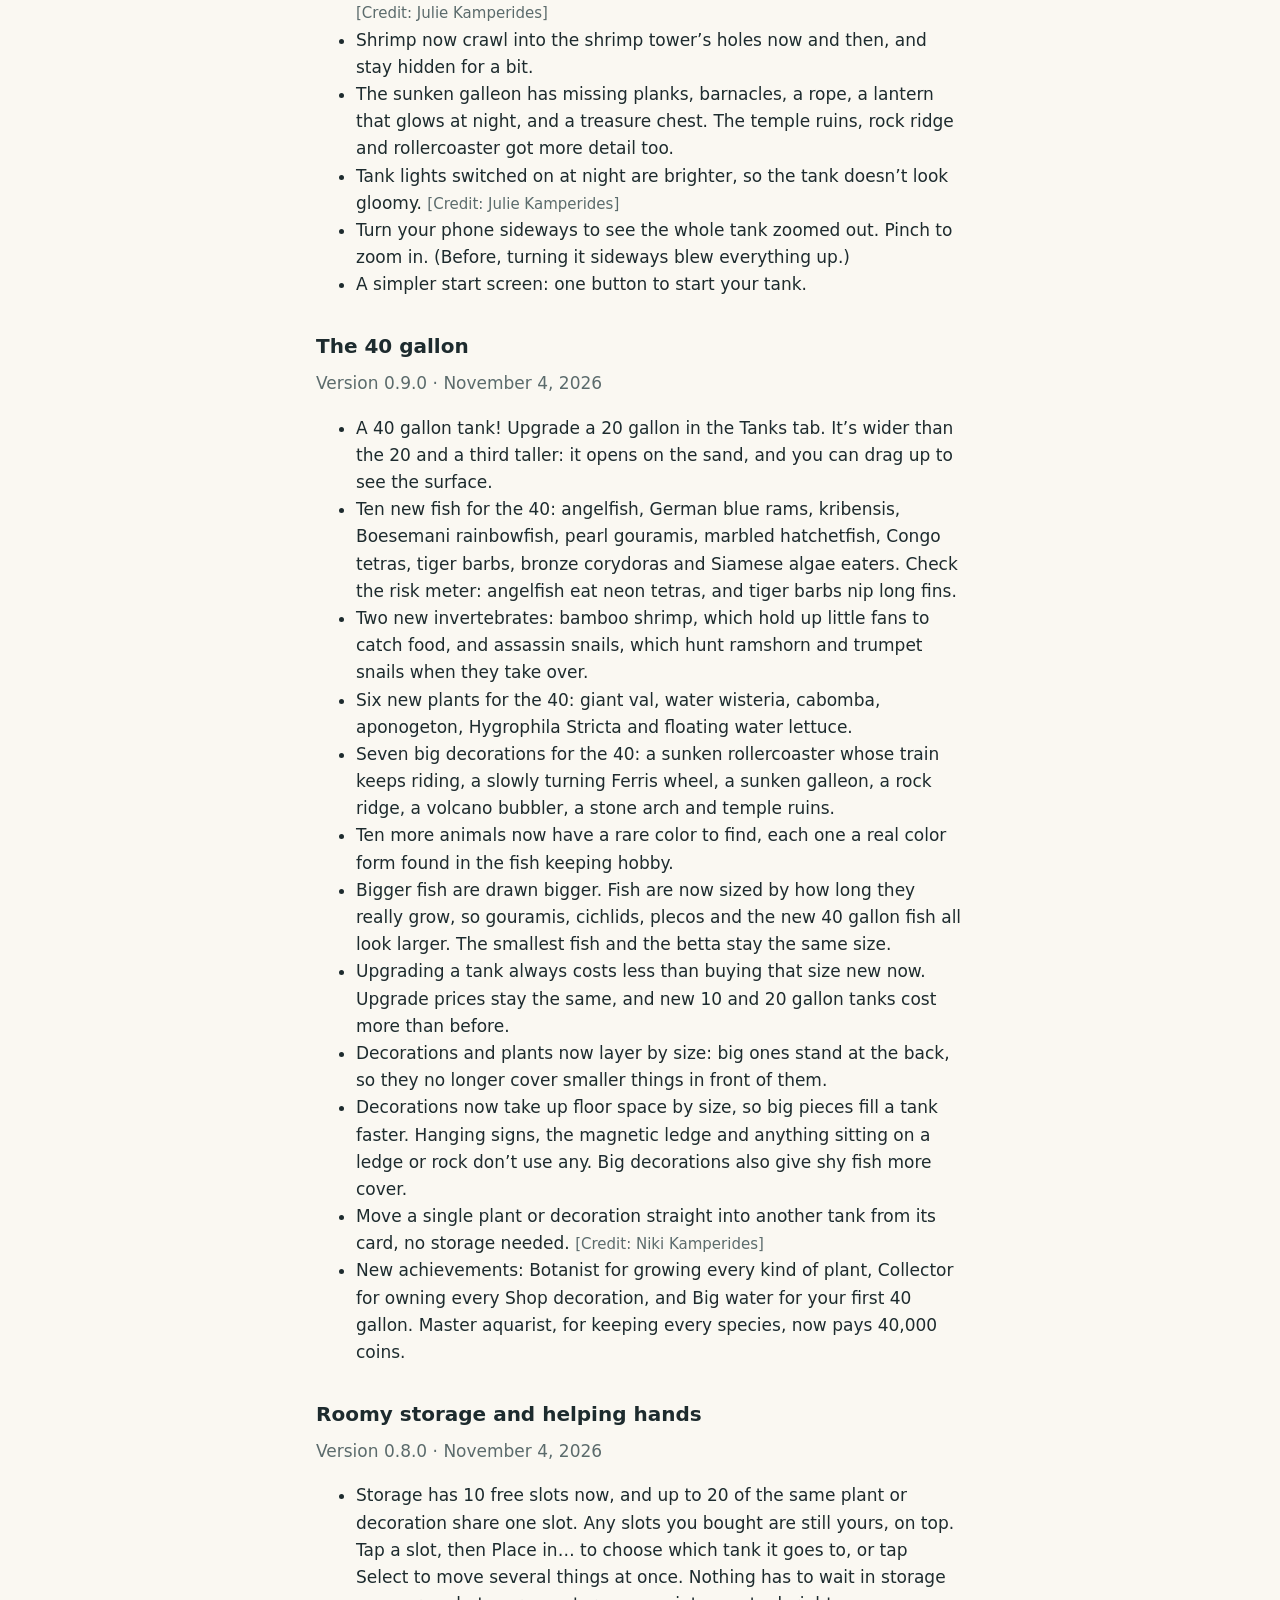
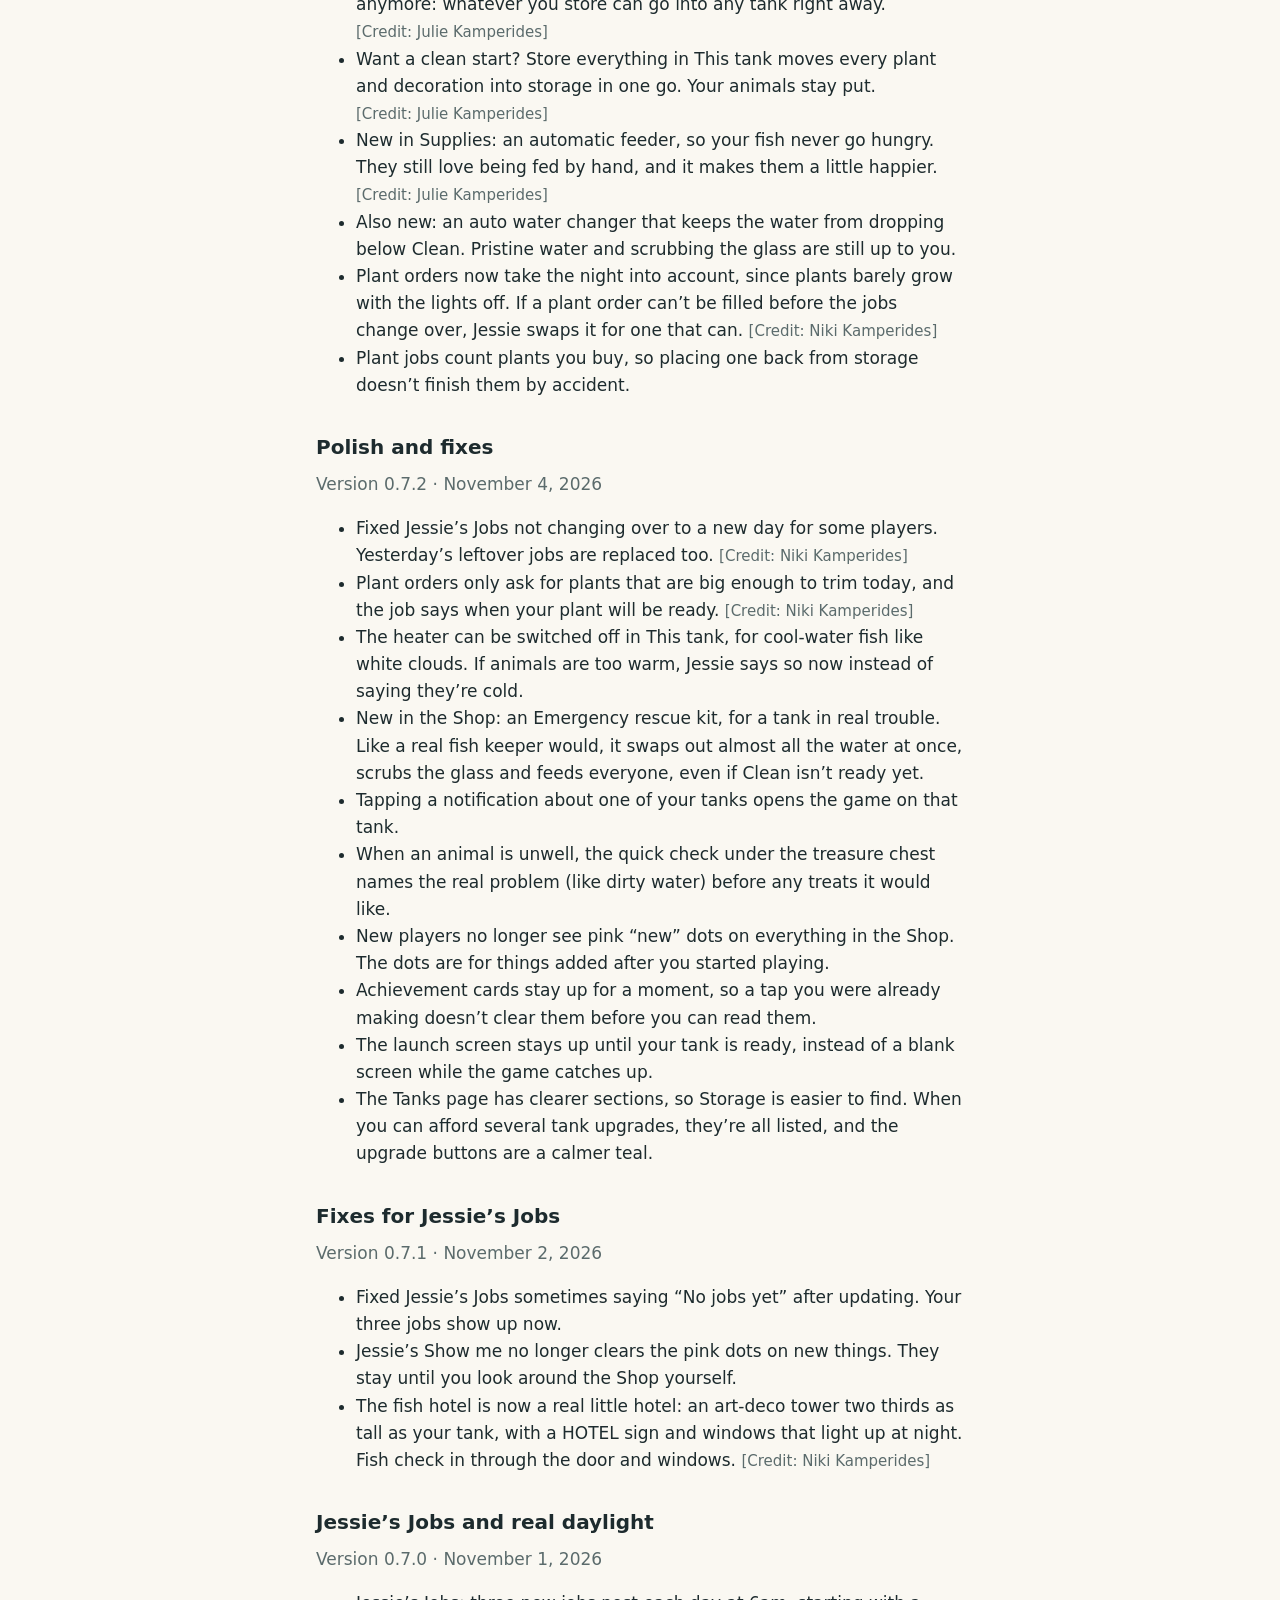
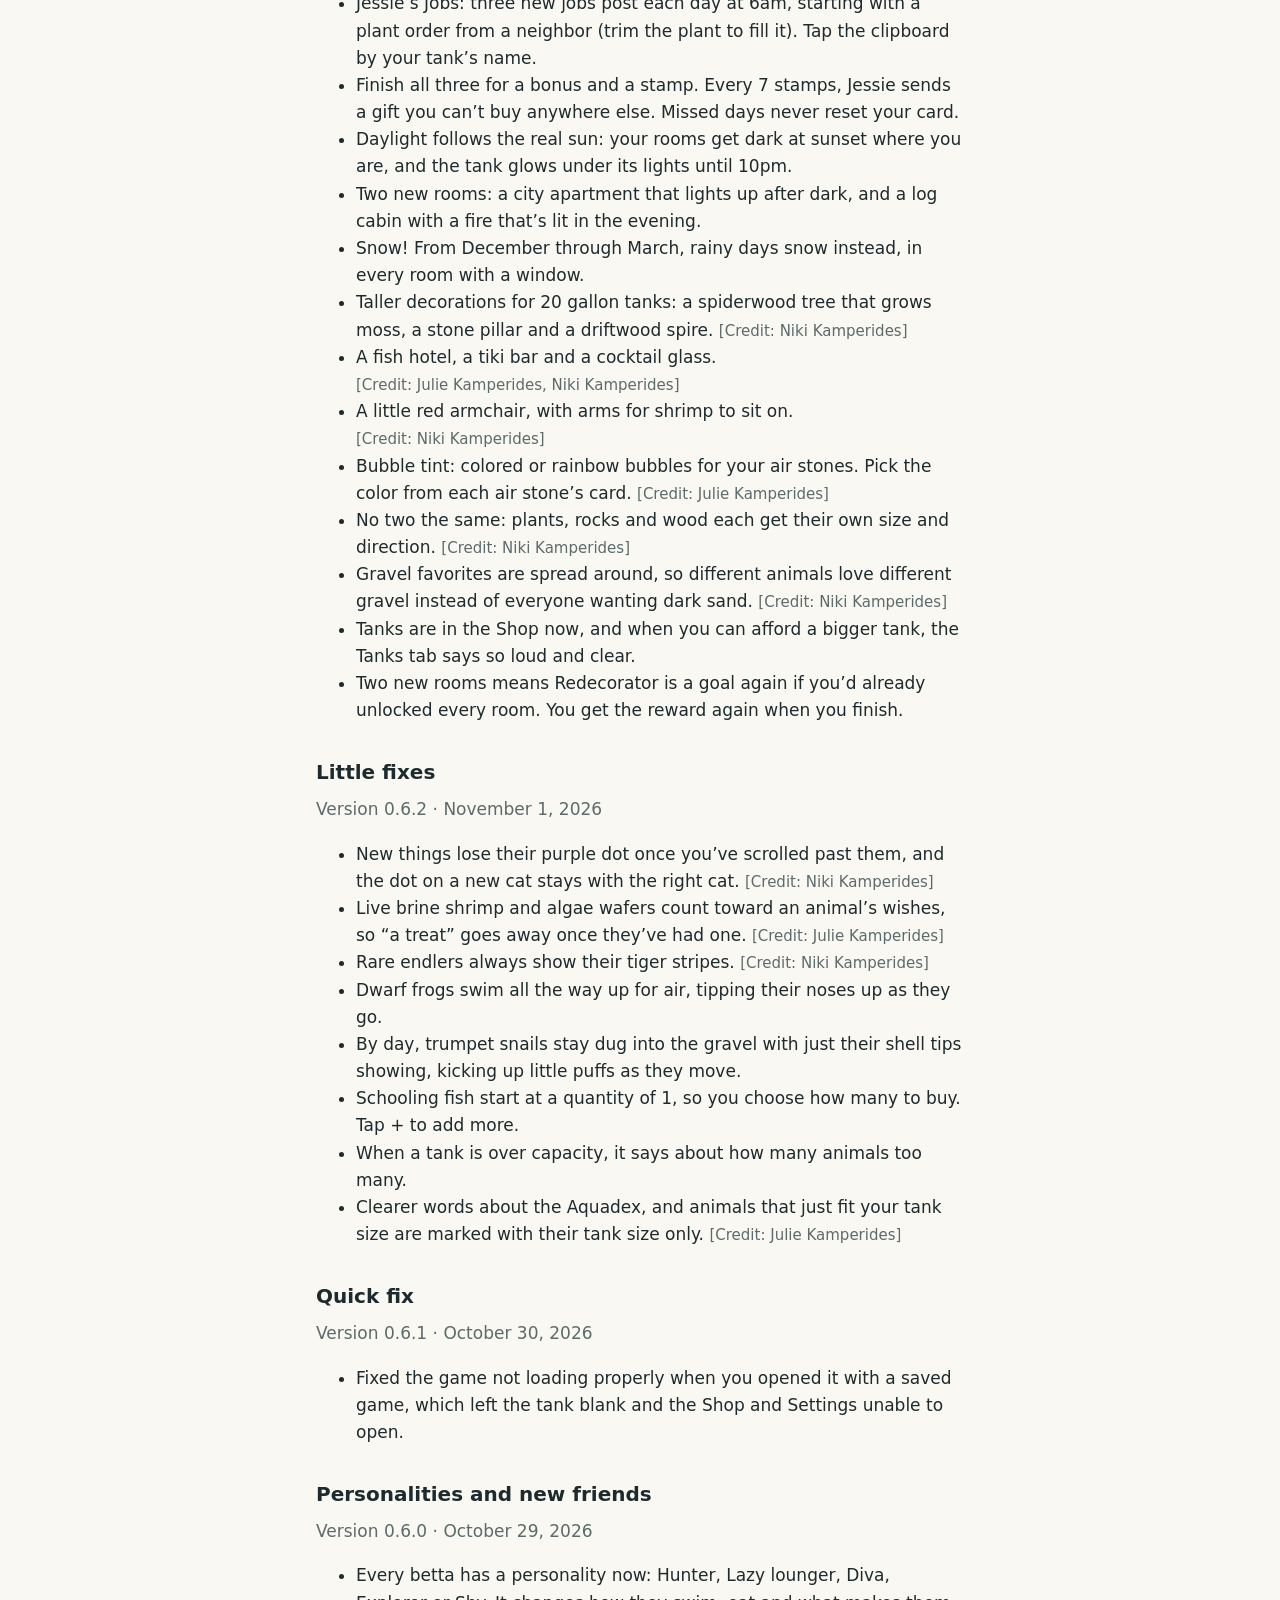
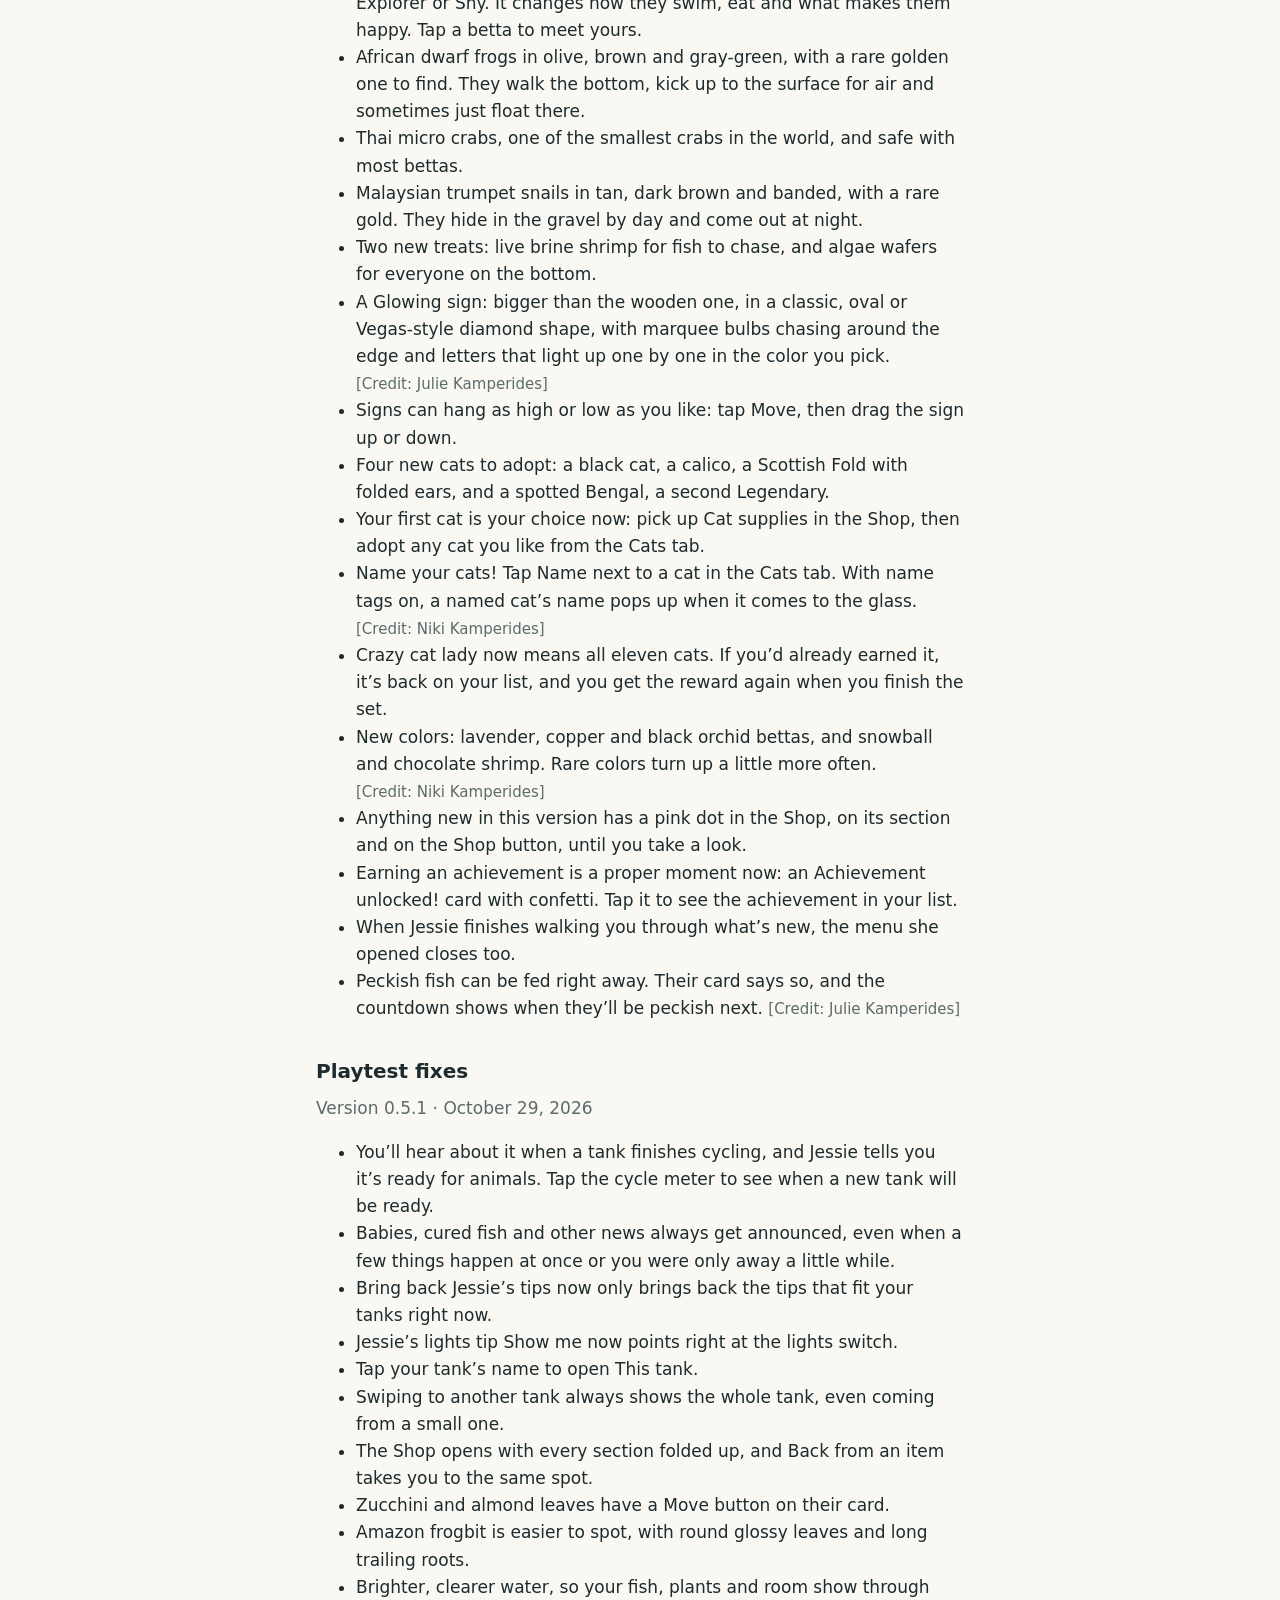
<file: releases.html>
<!doctype html>
<html lang="en">
<head>
<meta charset="utf-8">
<meta name="viewport" content="width=device-width, initial-scale=1">
<title>What’s New in Finside: Idle Aquarium</title>
<meta name="description" content="Release notes for Finside: Idle Aquarium. See what’s new in every version of the cozy fishkeeping game.">
<link rel="canonical" href="https://kampji.github.io/finside/releases.html">
<meta property="og:type" content="website">
<meta property="og:site_name" content="Finside: Idle Aquarium">
<meta property="og:title" content="What’s New in Finside: Idle Aquarium">
<meta property="og:description" content="Release notes for Finside: Idle Aquarium. See what’s new in every version of the cozy fishkeeping game.">
<meta property="og:url" content="https://kampji.github.io/finside/releases.html">
<meta property="og:image" content="https://kampji.github.io/finside/og.jpg">
<meta property="og:image:width" content="1200">
<meta property="og:image:height" content="630">
<meta property="og:image:alt" content="Finside: Idle Aquarium, with two phones showing planted fish tanks">
<meta name="twitter:card" content="summary_large_image">
<meta name="theme-color" content="#0f7a6b">
<link rel="stylesheet" href="style.css">
<link rel="icon" type="image/png" href="icon-192.png">
<link rel="apple-touch-icon" href="apple-touch-icon.png">
</head>
<body><main>
<header><img src="icon-192.png" alt="Finside app icon" width="64" height="64"><div><h1>What’s New</h1><p class="sub">Finside: Idle Aquarium</p></div></header>
<nav><a href="./">Home</a><a href="releases.html">What’s New</a><a href="support.html">Support</a><a href="terms.html">Terms</a><a href="privacy.html">Privacy</a></nav>
<h2>Sand and skyline</h2>
<p class="sub">Version 0.15.0 · November 20, 2026</p>
<ul>
<li>Eight new gravels: green, blue, yellow, rainbow, vaporwave, glass marbles, sparkly diamond crystals, and a hairgrass lawn, a real aquatic plant that sways in the current and helps your plants grow.</li>
<li>For reef tanks: three new hideouts (a ceramic reef cave, a giant clam shell and a sunken amphora) and four saltwater plants (Halimeda, shaving brush, tall turtle grass, and a red mangrove that floats at the surface with its roots trailing down).</li>
<li>Plants bend when a fish swims through them, then spring back. Soft corals give a little too.</li>
<li>When a fish visits the cleaner shrimp, it tips its head down and holds still while the shrimp works its way along, picking off bits that drift away. The fish gets a little sparkle when it’s done.</li>
<li>The city apartment looks like a city now: spires, water towers and glass towers by day, and lit windows and a red light on the spire at night.</li>
</ul>
<h2>Claws and arms</h2>
<p class="sub">Version 0.14.2 · November 20, 2026</p>
<ul>
<li>New in the Shop: the dwarf orange crayfish. It strolls the bottom waving its claws, backs into caves, and every week or so sheds its whole shell. Like any crayfish, it will catch shrimp and small snails, pinch slow fish on the bottom, and snip your plants now and then, so check its tankmates first. <span class="credit">[Credit: Cera Adams]</span></li>
<li>For reef tanks: the banded serpent star. It tucks under the rocks by day and comes out at night, creeping along the sand and glass on five long, waving arms. <span class="credit">[Credit: Mike Hammond]</span></li>
<li>Friends: the Mailbox shows your five newest postcards, with Show more for the rest (it gets a dot when there’s an unopened one further down). What New code and Delete my online data do is now behind an (i).</li>
</ul>
<h2>Testers’ picks</h2>
<p class="sub">Version 0.14.1 · November 20, 2026</p>
<ul>
<li>New in the Shop: a dilapidated house fish can move into, a lantern and a floor lamp with a soft glow. Tap a light to pick its color or switch it off, and set a lantern on a rock ledge to hang it like a sconce. <span class="credit">[Credit: Julie Kamperides]</span></li>
<li>Also new: a scuba diver who swims up and down the tank, a hula girl in a grass skirt, a treasure chest that pops open in a rush of bubbles, and, for 20 gallon tanks, a sunken steam train and a sunken WWII plane to hide in. <span class="credit">[Credit: Mike Hammond]</span></li>
</ul>
<h2>Seasons</h2>
<p class="sub">Version 0.14.0 · November 20, 2026</p>
<ul>
<li>When a holiday comes around, Jessie stocks decorations you can only get for a while. Keep an eye on the Shop: they’re never sold again once their season is over. <span class="credit">[Credit: Cera Adams]</span></li>
<li>Swiping between tanks is smoother: the fish in the tank sliding in stay where they were, instead of jumping when it lands.</li>
<li>Messages sit in the middle of the screen, and switching tanks shows the tank’s name in a smaller card with a little tank icon.</li>
</ul>
<h2>Harvest time</h2>
<p class="sub">Version 0.13.6 · November 20, 2026</p>
<ul>
<li>Thanksgiving decorations, for November only: an autumn leaf pile that sends leaves drifting through the whole tank, a pumpkin pie, a pumpkin and gourds, a cornucopia small fish can hide in, and a turkey statue. They’re never sold again after November 30, and they’re yours to keep. <span class="credit">[Credit: Cera Adams]</span></li>
<li>Messages in the game are cards now, under the top bar, with an icon that shows what kind of news it is.</li>
<li>When your stamp card fills up, Jessie’s present arrives wrapped. Tap to open it! If you close it first, a red dot on the Jobs clipboard waits until you do.</li>
<li>Got fish in more than one tank? Press and hold Feed to feed every tank that’s hungry at once.</li>
<li>A tank remembers every gravel it has had, so switching back to one is free. <span class="credit">[Credit: Niki Kamperides]</span></li>
<li>Reef treats: frozen mysis shrimp for reef fish, and nori seaweed for grazers. Zucchini and almond leaves were never meant for reefs, so they’re gone from reef animals’ cards.</li>
<li>Three new reef sands: black reef sand, pink Fiji sand and crushed coral.</li>
<li>Live rock has its own section in a reef’s Shop, and the live rock pillar has two caves shy fish hide in.</li>
<li>Reefs show their salinity under the water drop. Tap it for the Water tab.</li>
<li>The Full view button is smaller. Jessie also sends one more jobs reminder, at 1 pm, if none of the day’s jobs are done yet.</li>
<li>Tank names in messages are in quotes, so they read as names: ‘Reef Haven’ finished cycling.</li>
</ul>
<h2>Little touches</h2>
<p class="sub">Version 0.13.5 · November 20, 2026</p>
<ul>
<li>Everything Jessie or Show me points out now glows the same way: a gold outline that gently pulses.</li>
<li>The tank’s name, the tank switcher and Jessie’s Jobs sit together in the middle of the top bar.</li>
<li>Clearer words in Jessie’s walkthrough for new players.</li>
<li>The name and sign filter for postcards catches more words.</li>
</ul>
<h2>Jessie to the rescue</h2>
<p class="sub">Version 0.13.4 · November 20, 2026</p>
<ul>
<li>If animals don’t make it while you’re away, Jessie can nurse them back to health and bring them home, just as they were. The first time is on her. After that it costs a flat fee for that tank, for a week after they’re lost. Tapped Not now? It waits for you in This tank.</li>
<li>Opening the game now counts as checking on all your tanks. Animals can’t die from neglect while you’re playing, or until 2 days after you last opened the game.</li>
<li>A new tank’s cycling meter is under the water drop now, instead of at the top. Tap it to see when the tank will be ready.</li>
</ul>
<h2>Bigger postcards</h2>
<p class="sub">Version 0.13.3 · November 19, 2026</p>
<ul>
<li>Busy tanks can be sent as postcards now. A big 40 gallon full of animals and plants used to be “too big to send.” <span class="credit">[Credit: Julie Kamperides]</span></li>
<li>Plants, corals and decorations on a ledge or on live rock show up in their spot on postcards, instead of going missing.</li>
</ul>
<h2>Postcard polish</h2>
<p class="sub">Version 0.13.2 · November 17, 2026</p>
<ul>
<li>The top of the screen is rearranged: your coins, next achievement and the day on top, then the tank’s name, the tank switcher and Jessie’s Jobs. Long tank names fit on two lines, and the switcher shows the size of the tank you’re looking at.</li>
<li>The time of day is in Settings, under Clock. Your tank’s clock always matches your phone’s.</li>
<li>You can send 30 postcards a day instead of 10. A postcard sent to several friends at once counts as one.</li>
<li>Swipe left or right to flip through your postcards.</li>
<li>The postcard button by the tank shows as soon as the game opens. It’s grey until the game has connected.</li>
<li>On Android, every postcard you save is its own picture, so a new one never shows up as an older one in other apps.</li>
<li>Copy on the Friends screen copies just your friend code, so it’s easy to paste anywhere.</li>
<li>When someone scans your QR code, the game asks right away what you’d like to call them.</li>
<li>New code and Delete my online data are smaller and out of the way at the bottom of the Friends screen.</li>
<li>Achievements now show what earned them: the animal, tank, decoration or cat.</li>
<li>Plants and corals show about when they’ll be ready to trim or frag again.</li>
<li>Jessie reminds you now and then when a plant is ready to trim, and how to pick it when a tap lands on a few things at once.</li>
<li>Amazon frogbit is easier to tap: its roots count too.</li>
</ul>
<h2>Playtest fixes</h2>
<p class="sub">Version 0.13.1 · November 12, 2026</p>
<ul>
<li>Cancel now really cancels: if you buy a plant or decoration and tap Cancel instead of placing it, it goes back to the Shop and you get your coins back.</li>
<li>Try it shows a plant or decoration in its real place among the others, instead of in front of everything, and you can pinch to zoom while you try it.</li>
<li>Pinching to zoom back in follows your fingers, instead of jumping all the way in.</li>
<li>In the menus, tapping anywhere on a row with a button works, not just the button itself.</li>
<li>An animal that’s getting better after being sick now says so on its card, with what made it sick and about how long until it’s well. <span class="credit">[Credit: Niki Kamperides]</span></li>
<li>Endlers, cherry shrimp and other animals that breed now have babies more slowly. A parent rests a few days after each batch, and breeding slows down as their numbers fill the tank.</li>
<li>A fish that eats a tankmate counts it as a meal, and feeding the tank afterwards doesn’t count as overfeeding it.</li>
<li>When you switch tanks, the animals start in new spots, a few of them hiding, as if they kept swimming while you were away.</li>
<li>Boesemani rainbowfish swim longer stretches instead of turning back and forth so often. <span class="credit">[Credit: Julie Kamperides]</span></li>
<li>The note about pH now says 7 is neutral at 77°F. The exact point shifts a little with temperature. <span class="credit">[Credit: Theo Kamperides]</span></li>
<li>“Over by about…” now counts animals, like “over by about 3 animals.”</li>
<li>Fun fact of the day is now Fish fact of the day.</li>
<li>Spare shells are bigger, about the size a growing hermit crab needs.</li>
<li>Clownfish leave their anemone for a swim around the tank now and then.</li>
<li>Fish only visit the cleaner shrimp when it’s out, not while it’s hiding in a hole, and it finishes a cleaning before it hides.</li>
<li>Plants and decorations in a reef no longer shrink a little as the water evaporates.</li>
<li>The auto top-off has its own picture in the Shop.</li>
</ul>
<h2>You’ve got mail</h2>
<p class="sub">Version 0.13.0 · November 9, 2026</p>
<ul>
<li>In the iPhone and Android apps, your phone now tells you when a friend sends you a postcard or asks for one, and when someone wants to be friends. They come with your notifications once you have a friend. Tapping one opens Friends, and each just says who it’s from, using the name you gave that friend.</li>
<li>In the apps, Settings → Notifications now has a switch for each kind: your tanks, postcards, postcard asks and friend requests, so you can keep just the ones you want.</li>
</ul>
<h2>Scan and you’re friends</h2>
<p class="sub">Version 0.12.3 · November 9, 2026</p>
<ul>
<li>Scanning a friend’s QR code makes you friends straight away, with no request for them to accept. Each QR code works for 15 minutes after it’s shown.</li>
<li>Your sent postcards are listed under Send a postcard: which tank, who got it, and when. And sending one ends with a little “Sent!” note.</li>
<li>When you add a friend, the box for naming them lights up so you can’t miss it. The postcard button by your tank now says Send card.</li>
</ul>
<h2>Special delivery</h2>
<p class="sub">Version 0.12.2 · November 9, 2026</p>
<ul>
<li>A new postcard button sits by your tank, under Full view. It shows how many new postcards you have and opens them. With none waiting, it starts a postcard of the tank you’re looking at.</li>
<li>Show your friend code as a QR code: friends scan it with their phone’s camera, and Finside opens and adds you. Copy now copies a whole message, “Add me on Finside! Here’s my friend code: …”, and pasting that into Add a friend works.</li>
<li>Long tank names wrap on postcards, Save puts postcards in a Finside album on Android, and the Friends screen is rearranged: your friends first, then the Mailbox, Send a postcard and Add a friend.</li>
</ul>
<h2>Your mailbox</h2>
<p class="sub">Version 0.12.1 · November 9, 2026</p>
<ul>
<li>You choose who gets each postcard now. After you check how it looks, pick the friends to send it to.</li>
<li>Postcards from friends land in your Mailbox at the top of Friends. While you play, a little mail notice tells you when one arrives, or when a friend wants a postcard of your tank.</li>
<li>Save puts a postcard straight into your photos. The friends list is tidier too: tap a friend to see their buttons.</li>
</ul>
<h2>Postcards</h2>
<p class="sub">Version 0.12.0 · November 9, 2026</p>
<ul>
<li>Send your friends a postcard of your tank! Open Friends and tap Send a postcard under Your postcards. You’ll see the postcard first, so you can check it before you send it.</li>
<li>When a friend sends you one, tap Postcards under their name. Pinch or double-tap to zoom in, drag to look around, and tap a fish, plant or decoration to see its name.</li>
<li>Want to see a friend’s tank? Tap Ask for a postcard. You can also save any postcard to your phone with Save.</li>
</ul>
<h2>Tank mates</h2>
<p class="sub">Version 0.11.0 · November 8, 2026</p>
<ul>
<li>Friends are here! Open the menu and tap Friends to get your friend code. Share it with someone or add theirs, and once they accept, you’re friends.</li>
<li>You name your friends yourself, and only you see those names. Each friend’s code shows beside the name, so you can tell new friends apart.</li>
<li>No sign-up needed. Friends need an internet connection, but the rest of the game still plays offline like always. Friends → Delete my online data removes everything about you from the server.</li>
</ul>
<h2>Into the blue</h2>
<p class="sub">Version 0.10.0 · November 5, 2026</p>
<ul>
<li>Saltwater is here! Once you have a 20 gallon tank, your next tank can be a 40 gallon freshwater or a 40 gallon reef. Find the reef in the Tanks tab. It’s a whole new tank, and it comes with a heater, aragonite sand and live rock, which brings its own bacteria so it starts half-cycled.</li>
<li>A new chore for reefs: only fresh water evaporates, so as the water line drops the water gets saltier. Tap Top off to refill it with fresh water. Top off before a water change, too, or the salt slowly builds up. The Water tab shows the salinity, and an auto top-off in the Shop can do it for you.</li>
<li>Fourteen saltwater animals: ocellaris clownfish, Valentini puffer, longnose hawkfish, firefish, royal gramma, yellow watchman goby, Banggai cardinalfish, green chromis, coral beauty, cleaner shrimp, tiger pistol shrimp, blue-legged hermit crabs, turbo snails and nassarius snails.</li>
<li>Corals: zoanthids, green star polyps, mushrooms, hammer, torch, toadstool leather, Duncan and plating montipora, plus a bubble-tip anemone and chaeto. Glue them onto live rock, and when they grow big, cut frags to sell. Neighbors order frags in Jessie’s jobs too.</li>
<li>Reef friendships: clownfish move into the anemone, the watchman goby shares a burrow with the pistol shrimp, and fish line up at the cleaner shrimp. Rare forms to find: the snowflake clownfish, the panda Banggai and the pale watchman goby. Tap a Valentini puffer and it puffs up.</li>
<li>Live rock in four shapes, from rubble to a big arch, covered in pink coralline algae. Most decorations work in a reef too, but driftwood and betta gear stay in fresh water.</li>
<li>A new light color, Actinic blue, makes corals glow. Buy it once and use it in any tank.</li>
<li>Signs can say up to three lines now, and you can resize them: open a sign and tap Resize, then drag the corner. Bigger tanks allow bigger signs.</li>
<li>Zoomed out, a single tap opens a fish, plant or decoration, just like when zoomed in. Double-tap the water or pinch to zoom back in.</li>
<li>Decoration and plant cards are tidier: Flip, Rotate and Reset orientation have icons, and selling a decoration or removing a plant asks first.</li>
<li>The sunken galleon’s sails are much bigger, still sheer and tattered.</li>
<li>New achievements for reef keepers, and a notification when your reef needs topping off.</li>
<li>New tanks now have one fixed price per size, no matter how many tanks you already have. Stands still decide how many fit.</li>
<li>Cats are no longer giant behind a 40 gallon, and the sunken galleon is smaller and sits back in the water.</li>
<li>Jessie’s Jobs now has a fun fact of the day about one of the animals living in your tanks.</li>
<li>Reef life: clownfish pairs lay eggs beside their anemone, fish visit the cleaner shrimp to get cleaned, the watchman goby and pistol shrimp share a burrow you can see, and the pistol shrimp’s snap flashes.</li>
<li>New for reefs: spare shells. Hermit crabs move into bigger ones as they grow, and leave your snails alone.</li>
<li>Taps follow the actual shapes now: tapping the empty water inside a Ferris wheel or under an arch reaches the fish swimming there.</li>
<li>Clownfish come in three looks: orange, black (the black-and-white Darwin type) and misbar, whose white bands stop short. Snowflakes are still the rare.</li>
<li>Every hermit crab wears its own shell, in ten designs: spotted, striped, checkered, pink and more. With spare shells in the tank, a hermit moves up a size every few days, into a new design, and grows bigger each time.</li>
<li>A new room: the bathroom, with a tub, a rubber duck and a frosted window. Your roommate brushes his teeth there morning and night, and every now and then you’ll catch him on the toilet, scrolling his phone.</li>
<li>Achievements pay more, especially the big ones later on. Big water is now 12,000 coins, Into the blue 12,000 and Master aquarist 75,000. Four more for reefs, too: Moving day, Clown school, First frag and Spa day.</li>
</ul>
<h2>Keep your look</h2>
<p class="sub">Version 0.9.1 · November 5, 2026</p>
<ul>
<li>Upgrading keeps your scape the way it was: the same spacing, centered in the bigger tank, with open water on both sides to grow into. Tap Preview next to an upgrade to see your tank at the next size before you pay.</li>
<li>Flip any decoration, or turn it on its side or upside down. Open a decoration and tap Flip or Turn. Tap Stand it up to put it back. <span class="credit">[Credit: Julie Kamperides]</span></li>
<li>Shrimp now crawl into the shrimp tower’s holes now and then, and stay hidden for a bit.</li>
<li>The sunken galleon has missing planks, barnacles, a rope, a lantern that glows at night, and a treasure chest. The temple ruins, rock ridge and rollercoaster got more detail too.</li>
<li>Tank lights switched on at night are brighter, so the tank doesn’t look gloomy. <span class="credit">[Credit: Julie Kamperides]</span></li>
<li>Turn your phone sideways to see the whole tank zoomed out. Pinch to zoom in. (Before, turning it sideways blew everything up.)</li>
<li>A simpler start screen: one button to start your tank.</li>
</ul>
<h2>The 40 gallon</h2>
<p class="sub">Version 0.9.0 · November 4, 2026</p>
<ul>
<li>A 40 gallon tank! Upgrade a 20 gallon in the Tanks tab. It’s wider than the 20 and a third taller: it opens on the sand, and you can drag up to see the surface.</li>
<li>Ten new fish for the 40: angelfish, German blue rams, kribensis, Boesemani rainbowfish, pearl gouramis, marbled hatchetfish, Congo tetras, tiger barbs, bronze corydoras and Siamese algae eaters. Check the risk meter: angelfish eat neon tetras, and tiger barbs nip long fins.</li>
<li>Two new invertebrates: bamboo shrimp, which hold up little fans to catch food, and assassin snails, which hunt ramshorn and trumpet snails when they take over.</li>
<li>Six new plants for the 40: giant val, water wisteria, cabomba, aponogeton, Hygrophila Stricta and floating water lettuce.</li>
<li>Seven big decorations for the 40: a sunken rollercoaster whose train keeps riding, a slowly turning Ferris wheel, a sunken galleon, a rock ridge, a volcano bubbler, a stone arch and temple ruins.</li>
<li>Ten more animals now have a rare color to find, each one a real color form found in the fish keeping hobby.</li>
<li>Bigger fish are drawn bigger. Fish are now sized by how long they really grow, so gouramis, cichlids, plecos and the new 40 gallon fish all look larger. The smallest fish and the betta stay the same size.</li>
<li>Upgrading a tank always costs less than buying that size new now. Upgrade prices stay the same, and new 10 and 20 gallon tanks cost more than before.</li>
<li>Decorations and plants now layer by size: big ones stand at the back, so they no longer cover smaller things in front of them.</li>
<li>Decorations now take up floor space by size, so big pieces fill a tank faster. Hanging signs, the magnetic ledge and anything sitting on a ledge or rock don’t use any. Big decorations also give shy fish more cover.</li>
<li>Move a single plant or decoration straight into another tank from its card, no storage needed. <span class="credit">[Credit: Niki Kamperides]</span></li>
<li>New achievements: Botanist for growing every kind of plant, Collector for owning every Shop decoration, and Big water for your first 40 gallon. Master aquarist, for keeping every species, now pays 40,000 coins.</li>
</ul>
<h2>Roomy storage and helping hands</h2>
<p class="sub">Version 0.8.0 · November 4, 2026</p>
<ul>
<li>Storage has 10 free slots now, and up to 20 of the same plant or decoration share one slot. Any slots you bought are still yours, on top. Tap a slot, then Place in… to choose which tank it goes to, or tap Select to move several things at once. Nothing has to wait in storage anymore: whatever you store can go into any tank right away. <span class="credit">[Credit: Julie Kamperides]</span></li>
<li>Want a clean start? Store everything in This tank moves every plant and decoration into storage in one go. Your animals stay put. <span class="credit">[Credit: Julie Kamperides]</span></li>
<li>New in Supplies: an automatic feeder, so your fish never go hungry. They still love being fed by hand, and it makes them a little happier. <span class="credit">[Credit: Julie Kamperides]</span></li>
<li>Also new: an auto water changer that keeps the water from dropping below Clean. Pristine water and scrubbing the glass are still up to you.</li>
<li>Plant orders now take the night into account, since plants barely grow with the lights off. If a plant order can’t be filled before the jobs change over, Jessie swaps it for one that can. <span class="credit">[Credit: Niki Kamperides]</span></li>
<li>Plant jobs count plants you buy, so placing one back from storage doesn’t finish them by accident.</li>
</ul>
<h2>Polish and fixes</h2>
<p class="sub">Version 0.7.2 · November 4, 2026</p>
<ul>
<li>Fixed Jessie’s Jobs not changing over to a new day for some players. Yesterday’s leftover jobs are replaced too. <span class="credit">[Credit: Niki Kamperides]</span></li>
<li>Plant orders only ask for plants that are big enough to trim today, and the job says when your plant will be ready. <span class="credit">[Credit: Niki Kamperides]</span></li>
<li>The heater can be switched off in This tank, for cool-water fish like white clouds. If animals are too warm, Jessie says so now instead of saying they’re cold.</li>
<li>New in the Shop: an Emergency rescue kit, for a tank in real trouble. Like a real fish keeper would, it swaps out almost all the water at once, scrubs the glass and feeds everyone, even if Clean isn’t ready yet.</li>
<li>Tapping a notification about one of your tanks opens the game on that tank.</li>
<li>When an animal is unwell, the quick check under the treasure chest names the real problem (like dirty water) before any treats it would like.</li>
<li>New players no longer see pink “new” dots on everything in the Shop. The dots are for things added after you started playing.</li>
<li>Achievement cards stay up for a moment, so a tap you were already making doesn’t clear them before you can read them.</li>
<li>The launch screen stays up until your tank is ready, instead of a blank screen while the game catches up.</li>
<li>The Tanks page has clearer sections, so Storage is easier to find. When you can afford several tank upgrades, they’re all listed, and the upgrade buttons are a calmer teal.</li>
</ul>
<h2>Fixes for Jessie’s Jobs</h2>
<p class="sub">Version 0.7.1 · November 2, 2026</p>
<ul>
<li>Fixed Jessie’s Jobs sometimes saying “No jobs yet” after updating. Your three jobs show up now.</li>
<li>Jessie’s Show me no longer clears the pink dots on new things. They stay until you look around the Shop yourself.</li>
<li>The fish hotel is now a real little hotel: an art-deco tower two thirds as tall as your tank, with a HOTEL sign and windows that light up at night. Fish check in through the door and windows. <span class="credit">[Credit: Niki Kamperides]</span></li>
</ul>
<h2>Jessie’s Jobs and real daylight</h2>
<p class="sub">Version 0.7.0 · November 1, 2026</p>
<ul>
<li>Jessie’s Jobs: three new jobs post each day at 6am, starting with a plant order from a neighbor (trim the plant to fill it). Tap the clipboard by your tank’s name.</li>
<li>Finish all three for a bonus and a stamp. Every 7 stamps, Jessie sends a gift you can’t buy anywhere else. Missed days never reset your card.</li>
<li>Daylight follows the real sun: your rooms get dark at sunset where you are, and the tank glows under its lights until 10pm.</li>
<li>Two new rooms: a city apartment that lights up after dark, and a log cabin with a fire that’s lit in the evening.</li>
<li>Snow! From December through March, rainy days snow instead, in every room with a window.</li>
<li>Taller decorations for 20 gallon tanks: a spiderwood tree that grows moss, a stone pillar and a driftwood spire. <span class="credit">[Credit: Niki Kamperides]</span></li>
<li>A fish hotel, a tiki bar and a cocktail glass. <span class="credit">[Credit: Julie Kamperides, Niki Kamperides]</span></li>
<li>A little red armchair, with arms for shrimp to sit on. <span class="credit">[Credit: Niki Kamperides]</span></li>
<li>Bubble tint: colored or rainbow bubbles for your air stones. Pick the color from each air stone’s card. <span class="credit">[Credit: Julie Kamperides]</span></li>
<li>No two the same: plants, rocks and wood each get their own size and direction. <span class="credit">[Credit: Niki Kamperides]</span></li>
<li>Gravel favorites are spread around, so different animals love different gravel instead of everyone wanting dark sand. <span class="credit">[Credit: Niki Kamperides]</span></li>
<li>Tanks are in the Shop now, and when you can afford a bigger tank, the Tanks tab says so loud and clear.</li>
<li>Two new rooms means Redecorator is a goal again if you’d already unlocked every room. You get the reward again when you finish.</li>
</ul>
<h2>Little fixes</h2>
<p class="sub">Version 0.6.2 · November 1, 2026</p>
<ul>
<li>New things lose their purple dot once you’ve scrolled past them, and the dot on a new cat stays with the right cat. <span class="credit">[Credit: Niki Kamperides]</span></li>
<li>Live brine shrimp and algae wafers count toward an animal’s wishes, so “a treat” goes away once they’ve had one. <span class="credit">[Credit: Julie Kamperides]</span></li>
<li>Rare endlers always show their tiger stripes. <span class="credit">[Credit: Niki Kamperides]</span></li>
<li>Dwarf frogs swim all the way up for air, tipping their noses up as they go.</li>
<li>By day, trumpet snails stay dug into the gravel with just their shell tips showing, kicking up little puffs as they move.</li>
<li>Schooling fish start at a quantity of 1, so you choose how many to buy. Tap + to add more.</li>
<li>When a tank is over capacity, it says about how many animals too many.</li>
<li>Clearer words about the Aquadex, and animals that just fit your tank size are marked with their tank size only. <span class="credit">[Credit: Julie Kamperides]</span></li>
</ul>
<h2>Quick fix</h2>
<p class="sub">Version 0.6.1 · October 30, 2026</p>
<ul>
<li>Fixed the game not loading properly when you opened it with a saved game, which left the tank blank and the Shop and Settings unable to open.</li>
</ul>
<h2>Personalities and new friends</h2>
<p class="sub">Version 0.6.0 · October 29, 2026</p>
<ul>
<li>Every betta has a personality now: Hunter, Lazy lounger, Diva, Explorer or Shy. It changes how they swim, eat and what makes them happy. Tap a betta to meet yours.</li>
<li>African dwarf frogs in olive, brown and gray-green, with a rare golden one to find. They walk the bottom, kick up to the surface for air and sometimes just float there.</li>
<li>Thai micro crabs, one of the smallest crabs in the world, and safe with most bettas.</li>
<li>Malaysian trumpet snails in tan, dark brown and banded, with a rare gold. They hide in the gravel by day and come out at night.</li>
<li>Two new treats: live brine shrimp for fish to chase, and algae wafers for everyone on the bottom.</li>
<li>A Glowing sign: bigger than the wooden one, in a classic, oval or Vegas-style diamond shape, with marquee bulbs chasing around the edge and letters that light up one by one in the color you pick. <span class="credit">[Credit: Julie Kamperides]</span></li>
<li>Signs can hang as high or low as you like: tap Move, then drag the sign up or down.</li>
<li>Four new cats to adopt: a black cat, a calico, a Scottish Fold with folded ears, and a spotted Bengal, a second Legendary.</li>
<li>Your first cat is your choice now: pick up Cat supplies in the Shop, then adopt any cat you like from the Cats tab.</li>
<li>Name your cats! Tap Name next to a cat in the Cats tab. With name tags on, a named cat’s name pops up when it comes to the glass. <span class="credit">[Credit: Niki Kamperides]</span></li>
<li>Crazy cat lady now means all eleven cats. If you’d already earned it, it’s back on your list, and you get the reward again when you finish the set.</li>
<li>New colors: lavender, copper and black orchid bettas, and snowball and chocolate shrimp. Rare colors turn up a little more often. <span class="credit">[Credit: Niki Kamperides]</span></li>
<li>Anything new in this version has a pink dot in the Shop, on its section and on the Shop button, until you take a look.</li>
<li>Earning an achievement is a proper moment now: an Achievement unlocked! card with confetti. Tap it to see the achievement in your list.</li>
<li>When Jessie finishes walking you through what’s new, the menu she opened closes too.</li>
<li>Peckish fish can be fed right away. Their card says so, and the countdown shows when they’ll be peckish next. <span class="credit">[Credit: Julie Kamperides]</span></li>
</ul>
<h2>Playtest fixes</h2>
<p class="sub">Version 0.5.1 · October 29, 2026</p>
<ul>
<li>You’ll hear about it when a tank finishes cycling, and Jessie tells you it’s ready for animals. Tap the cycle meter to see when a new tank will be ready.</li>
<li>Babies, cured fish and other news always get announced, even when a few things happen at once or you were only away a little while.</li>
<li>Bring back Jessie’s tips now only brings back the tips that fit your tanks right now.</li>
<li>Jessie’s lights tip Show me now points right at the lights switch.</li>
<li>Tap your tank’s name to open This tank.</li>
<li>Swiping to another tank always shows the whole tank, even coming from a small one.</li>
<li>The Shop opens with every section folded up, and Back from an item takes you to the same spot.</li>
<li>Zucchini and almond leaves have a Move button on their card.</li>
<li>Amazon frogbit is easier to spot, with round glossy leaves and long trailing roots.</li>
<li>Brighter, clearer water, so your fish, plants and room show through better. <span class="credit">[Credit: Niki Kamperides]</span></li>
<li>The Library has a real standing lamp now, with a brass pole and a drum shade that glows at night.</li>
<li>Cats sometimes stretch up tall to see over your plants. <span class="credit">[Credit: Julie Kamperides]</span></li>
<li>The mystery cat costs a bit more, at least 2,500 coins. <span class="credit">[Credit: Julie Kamperides]</span></li>
<li>A new notification icon on Android that looks like a fish.</li>
</ul>
<h2>Cats everywhere</h2>
<p class="sub">Version 0.5.0 · October 27, 2026</p>
<ul>
<li>Cats now visit every tank, whatever room it’s in, even a plain wall. Adopt your first cat in the Shop.</li>
<li>The Cat room is now the Den, with a cat bed where you’ll sometimes find a cat curled up asleep. If you had the Cat room, the Den is yours and so are your cats.</li>
<li>A hanging sign for your tank, with your own words on it. Tap it to change what it says. <span class="credit">[Credit: Julie Kamperides]</span></li>
<li>Try it: see plants, decorations and gravel in your tank before you buy them. <span class="credit">[Credit: Julie Kamperides, Niki Kamperides]</span></li>
<li>Swiping between tanks now slides smoothly and follows your finger. Let go partway and it settles on whichever tank is showing more.</li>
<li>Full view: tap the arrows under the Help button to clear away every button and see just your tank. Tap anywhere to bring them back.</li>
<li>Cats cost a bit more to adopt, starting at 1,500 coins for the orange tabby.</li>
<li>A new achievement for cat lovers: Crazy cat lady. Adopt every cat.</li>
<li>Jessie’s Show me buttons now point right at the thing you need, step by step, and her tips have Show me buttons too.</li>
<li>Stuck? Settings has a new How do I…? guide, with a Show me for almost everything.</li>
</ul>
<h2>Storage and swipes</h2>
<p class="sub">Version 0.4.0 · October 27, 2026</p>
<ul>
<li>Storage! Tap Store on any plant or decoration, then place it in any of your tanks from the Tanks tab. Moving to a different tank takes a quick rinse for decorations and a quarantine for plants. <span class="credit">[Credit: Julie Kamperides, Niki Kamperides]</span></li>
<li>Tap an animal to see how many coins it earns an hour. Rare ones earn four times as much. <span class="credit">[Credit: Niki Kamperides]</span></li>
<li>Zoomed out, you can still collect from the chest and tap the buttons under it. <span class="credit">[Credit: Julie Kamperides]</span></li>
<li>Zoomed out to the whole tank, swipe left or right to visit your other tanks. <span class="credit">[Credit: Julie Kamperides]</span></li>
<li>Tapping your coins now shows what’s earning. Collect coins from the chest in the tank.</li>
<li>Lights on at night now glow down from the hood and leave the corners dark, like a real tank at night.</li>
<li>A new room: the Library, with tall bookshelves and a reading lamp.</li>
<li>Rooms cost more now, since they’re for keeps and work for every tank. Rooms you already have stay yours, and unlocking them all pays more.</li>
<li>New babies wear a little tag the first time you see them.</li>
<li>You’ll hear about it when a sick fish gets better.</li>
<li>Swipe a card down to close it.</li>
<li>A few new notifications: when something in storage is ready, when you can afford a bigger tank in your first week, and a friendly hello if you’ve been away a few days.</li>
<li>The first time you store something, Jessie shows you where storage is. She’ll also let you know when something there is ready.</li>
<li>When Jessie talks while a menu is open, the menu makes room for her instead of hiding under her.</li>
</ul>
<h2>Right on time</h2>
<p class="sub">Version 0.3.1 · October 27, 2026</p>
<ul>
<li>Your tank’s clock now always matches your phone’s, even after a long break, a daylight saving change or a trip across time zones. Nothing grows or ages any differently.</li>
</ul>
<h2>Lights and little helpers</h2>
<p class="sub">Version 0.3.0 · October 25, 2026</p>
<ul>
<li>Tank lights come in six colors. Find them in the Shop under Tank lights. <span class="credit">[Credit: Julie Kamperides]</span></li>
<li>Turn the lights on at night from This tank. They stay on through the next day, then switch off by themselves. Leave them on all night and your fish get tired.</li>
<li>Name tags: show names over your animals, or just the ones you named. It’s in Settings. <span class="credit">[Credit: Julie Kamperides]</span></li>
<li>Pick how lively the filter bubbles look, in Settings. <span class="credit">[Credit: Julie Kamperides]</span></li>
<li>Snails and shrimp eat more algae now, and the Water tab shows how much they’re helping.</li>
<li>Tap an achievement to see how to earn it. The coins are your reward. <span class="credit">[Credit: Julie Kamperides]</span></li>
<li>Rock ledges have a spot in the middle, and they tell you when something won’t fit. <span class="credit">[Credit: Julie Kamperides]</span></li>
<li>Expand all and Collapse all are always at the top of the Shop.</li>
<li>This card! The website has every release’s notes too.</li>
</ul>
<h2>Fixes from playtesting</h2>
<p class="sub">Version 0.2.1 · October 24, 2026</p>
<ul>
<li>Notifications are much more reliable, especially on Android.</li>
<li>Time away always counts, even when your phone pauses the game without closing it. <span class="credit">[Credit: Niki Kamperides]</span></li>
<li>A new heads-up when the water is dirty enough to make fish sick.</li>
<li>Red dots only show for tanks that really need you, and the dots by the tank name show which tank you’re looking at.</li>
<li>Little arrows on the menu tabs show when there are more to scroll to.</li>
<li>Almond leaves and zucchini slices can be moved. Press and hold, then slide. <span class="credit">[Credit: Niki Kamperides]</span></li>
</ul>
<h2>Twenty gallons</h2>
<p class="sub">Version 0.2.0 · October 23, 2026</p>
<ul>
<li>A 20 gallon tank, with showpiece fish like the dwarf gourami, cockatoo dwarf cichlid and paradise fish.</li>
<li>More fish: bristlenose pleco, Bolivian ram, cherry barb, rummynose tetra, pea puffer and honey gourami.</li>
<li>New plants, including Monte Carlo and a CO2 system to grow them.</li>
<li>Magnetic rock ledges, and plants that grow on wood and rock.</li>
<li>Detailed new art for every animal, plus color varieties for bettas, shrimp and snails.</li>
<li>Little icons show who’s hiding in a cave.</li>
<li>Trim plants and sell the cuttings. Trimmed plants grow back bushier.</li>
<li>Double-tap to zoom, a help button, and a tidier Tanks tab.</li>
</ul>
<h2>First splash</h2>
<p class="sub">Version 0.1.0 · October 21, 2026</p>
<ul>
<li>Start with a 1 gallon tank and grow up to 10 gallons, with Jessie to show you the ropes.</li>
<li>Real fishkeeping, simplified: cycle the tank, keep the water clean and feed your fish.</li>
<li>Fish, shrimp and snails with moods, babies and rare colors.</li>
<li>A treasure chest that fills with coins while you’re away, achievements, rooms and cats.</li>
<li>Notifications when your tank needs you.</li>
</ul>
<footer>© 2026 Jill Kamperides</footer>
</main></body>
</html>
</file>
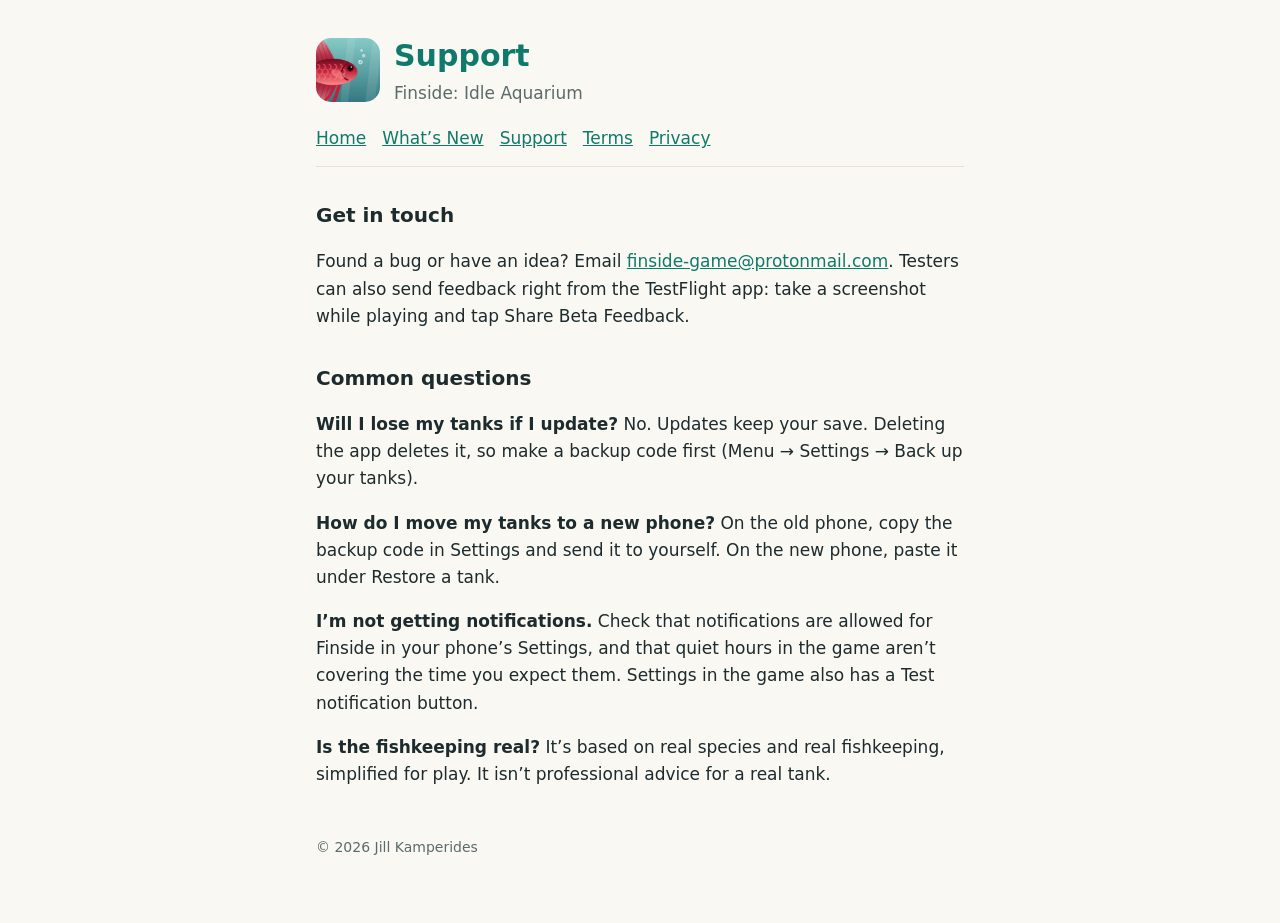
<file: support.html>
<!doctype html>
<html lang="en">
<head>
<meta charset="utf-8">
<meta name="viewport" content="width=device-width, initial-scale=1">
<title>Finside Support</title>
<meta name="description" content="Help for Finside: Idle Aquarium. Backups, moving to a new phone, notifications and how to get in touch.">
<link rel="canonical" href="https://kampji.github.io/finside/support.html">
<meta property="og:type" content="website">
<meta property="og:site_name" content="Finside: Idle Aquarium">
<meta property="og:title" content="Finside Support">
<meta property="og:description" content="Help for Finside: Idle Aquarium. Backups, moving to a new phone, notifications and how to get in touch.">
<meta property="og:url" content="https://kampji.github.io/finside/support.html">
<meta property="og:image" content="https://kampji.github.io/finside/og.jpg">
<meta property="og:image:width" content="1200">
<meta property="og:image:height" content="630">
<meta property="og:image:alt" content="Finside: Idle Aquarium, with two phones showing planted fish tanks">
<meta name="twitter:card" content="summary_large_image">
<meta name="theme-color" content="#0f7a6b">
<link rel="stylesheet" href="style.css">
<link rel="icon" type="image/png" href="icon-192.png">
<link rel="apple-touch-icon" href="apple-touch-icon.png">
</head>
<body><main>
<header><img src="icon-192.png" alt="Finside app icon" width="64" height="64"><div><h1>Support</h1><p class="sub">Finside: Idle Aquarium</p></div></header>
<nav><a href="./">Home</a><a href="releases.html">What’s New</a><a href="support.html">Support</a><a href="terms.html">Terms</a><a href="privacy.html">Privacy</a></nav>
<h2>Get in touch</h2>
<p>Found a bug or have an idea? Email <a href="mailto:finside-game@protonmail.com">finside-game@protonmail.com</a>. Testers can also send feedback right from the TestFlight app: take a screenshot while playing and tap Share Beta Feedback.</p>
<h2>Common questions</h2>
<p><b>Will I lose my tanks if I update?</b> No. Updates keep your save. Deleting the app deletes it, so make a backup code first (Menu → Settings → Back up your tanks).</p>
<p><b>How do I move my tanks to a new phone?</b> On the old phone, copy the backup code in Settings and send it to yourself. On the new phone, paste it under Restore a tank.</p>
<p><b>I’m not getting notifications.</b> Check that notifications are allowed for Finside in your phone’s Settings, and that quiet hours in the game aren’t covering the time you expect them. Settings in the game also has a Test notification button.</p>
<p><b>Is the fishkeeping real?</b> It’s based on real species and real fishkeeping, simplified for play. It isn’t professional advice for a real tank.</p>
<footer>© 2026 Jill Kamperides</footer>
</main></body>
</html>
</file>
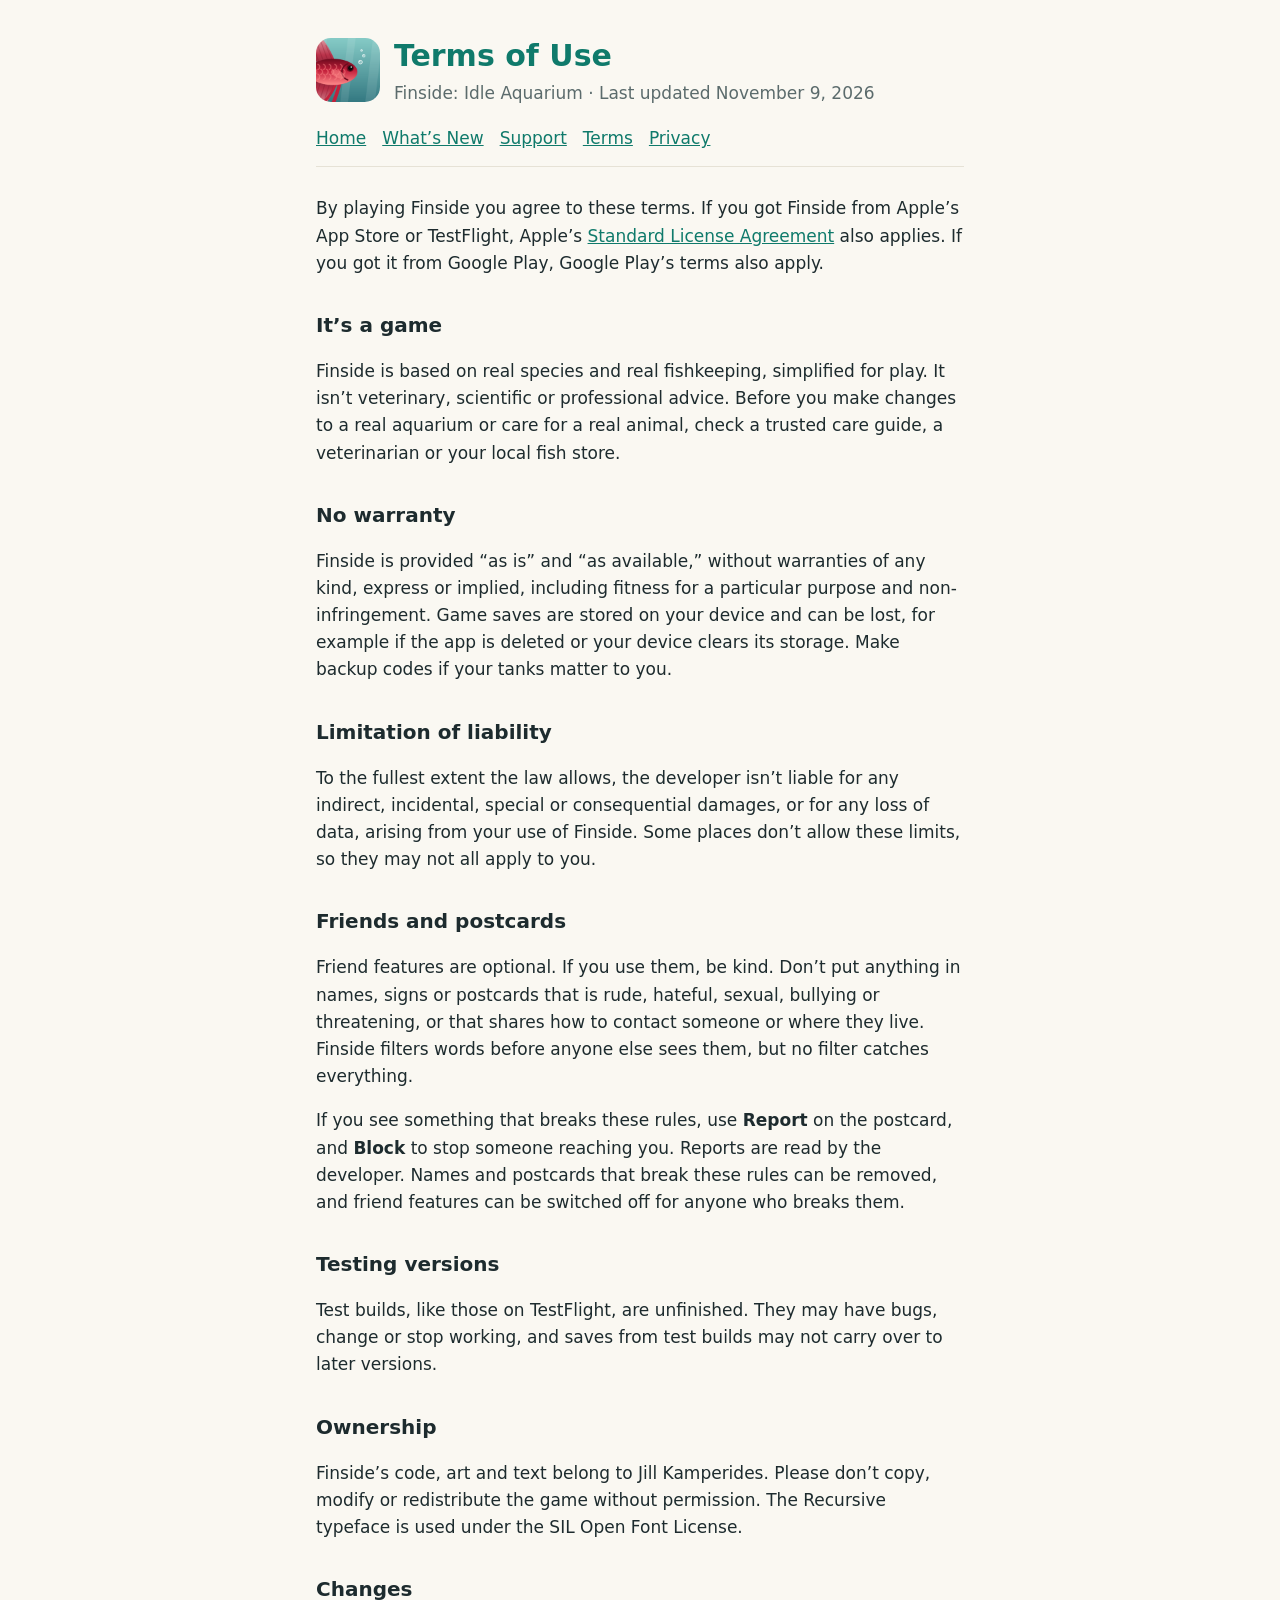
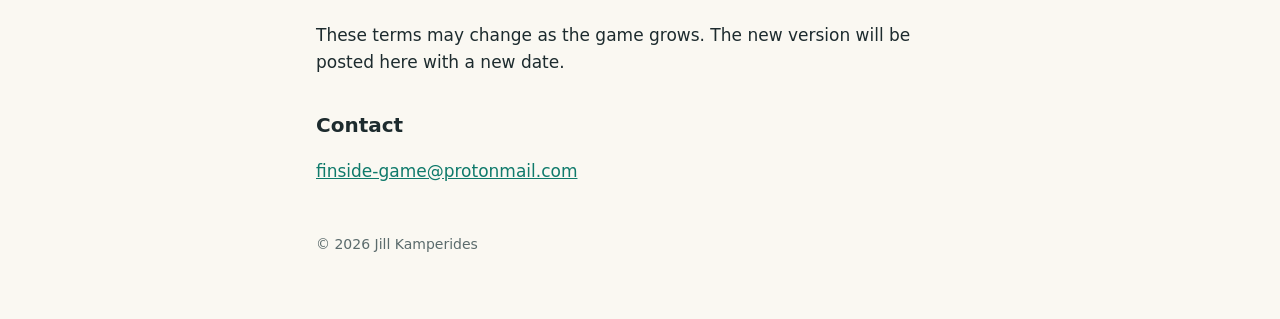
<file: terms.html>
<!doctype html>
<html lang="en">
<head>
<meta charset="utf-8">
<meta name="viewport" content="width=device-width, initial-scale=1">
<title>Finside Terms of Use</title>
<meta name="description" content="Terms of use for Finside: Idle Aquarium.">
<link rel="canonical" href="https://kampji.github.io/finside/terms.html">
<meta property="og:type" content="website">
<meta property="og:site_name" content="Finside: Idle Aquarium">
<meta property="og:title" content="Finside Terms of Use">
<meta property="og:description" content="Terms of use for Finside: Idle Aquarium.">
<meta property="og:url" content="https://kampji.github.io/finside/terms.html">
<meta property="og:image" content="https://kampji.github.io/finside/og.jpg">
<meta property="og:image:width" content="1200">
<meta property="og:image:height" content="630">
<meta property="og:image:alt" content="Finside: Idle Aquarium, with two phones showing planted fish tanks">
<meta name="twitter:card" content="summary_large_image">
<meta name="theme-color" content="#0f7a6b">
<link rel="stylesheet" href="style.css">
<link rel="icon" type="image/png" href="icon-192.png">
<link rel="apple-touch-icon" href="apple-touch-icon.png">
</head>
<body><main>
<header><img src="icon-192.png" alt="Finside app icon" width="64" height="64"><div><h1>Terms of Use</h1><p class="sub">Finside: Idle Aquarium · Last updated November 9, 2026</p></div></header>
<nav><a href="./">Home</a><a href="releases.html">What’s New</a><a href="support.html">Support</a><a href="terms.html">Terms</a><a href="privacy.html">Privacy</a></nav>
<p>By playing Finside you agree to these terms. If you got Finside from Apple’s App Store or TestFlight, Apple’s <a href="https://www.apple.com/legal/internet-services/itunes/dev/stdeula/">Standard License Agreement</a> also applies. If you got it from Google Play, Google Play’s terms also apply.</p>
<h2>It’s a game</h2>
<p>Finside is based on real species and real fishkeeping, simplified for play. It isn’t veterinary, scientific or professional advice. Before you make changes to a real aquarium or care for a real animal, check a trusted care guide, a veterinarian or your local fish store.</p>
<h2>No warranty</h2>
<p>Finside is provided “as is” and “as available,” without warranties of any kind, express or implied, including fitness for a particular purpose and non-infringement. Game saves are stored on your device and can be lost, for example if the app is deleted or your device clears its storage. Make backup codes if your tanks matter to you.</p>
<h2>Limitation of liability</h2>
<p>To the fullest extent the law allows, the developer isn’t liable for any indirect, incidental, special or consequential damages, or for any loss of data, arising from your use of Finside. Some places don’t allow these limits, so they may not all apply to you.</p>
<h2>Friends and postcards</h2>
<p>Friend features are optional. If you use them, be kind. Don’t put anything in names, signs or postcards that is rude, hateful, sexual, bullying or threatening, or that shares how to contact someone or where they live. Finside filters words before anyone else sees them, but no filter catches everything.</p>
<p>If you see something that breaks these rules, use <b>Report</b> on the postcard, and <b>Block</b> to stop someone reaching you. Reports are read by the developer. Names and postcards that break these rules can be removed, and friend features can be switched off for anyone who breaks them.</p>
<h2>Testing versions</h2>
<p>Test builds, like those on TestFlight, are unfinished. They may have bugs, change or stop working, and saves from test builds may not carry over to later versions.</p>
<h2>Ownership</h2>
<p>Finside’s code, art and text belong to Jill Kamperides. Please don’t copy, modify or redistribute the game without permission. The Recursive typeface is used under the SIL Open Font License.</p>
<h2>Changes</h2>
<p>These terms may change as the game grows. The new version will be posted here with a new date.</p>
<h2>Contact</h2>
<p><a href="mailto:finside-game@protonmail.com">finside-game@protonmail.com</a></p>
<footer>© 2026 Jill Kamperides</footer>
</main></body>
</html>
</file>
<file: style.css>
:root { --ink: #1d2b2e; --muted: #5b6b6c; --teal: #0f7a6b; --paper: #faf8f2; --line: #e6e2d6; }
* { box-sizing: border-box; }
body { margin: 0; background: var(--paper); color: var(--ink); font: 17px/1.6 system-ui, -apple-system, "Segoe UI", sans-serif; }
main { max-width: 680px; margin: 0 auto; padding: 32px 16px 64px; }
header { display: flex; align-items: center; gap: 14px; margin-bottom: 8px; }
header img { width: 64px; height: 64px; border-radius: 15px; }
h1 { font-size: 30px; margin: 0; color: var(--teal); }
h2 { font-size: 20px; margin: 32px 0 8px; }
p, li { color: var(--ink); }
.sub { color: var(--muted); margin: 0; }
nav { display: flex; gap: 18px; margin: 18px 0 28px; padding-bottom: 14px; border-bottom: 1px solid var(--line); }
a { color: var(--teal); }
footer { margin-top: 48px; color: var(--muted); font-size: 14px; }
.shots { display: grid; grid-template-columns: repeat(4, 1fr); gap: 12px; margin: 24px 0 8px; }
@media (max-width: 560px) { .shots { grid-template-columns: repeat(2, 1fr); } }
.shots img { width: 100%; height: auto; border-radius: 16px; border: 1px solid var(--line); box-shadow: 0 4px 14px rgba(0,0,0,.08); }
nav { flex-wrap: wrap; gap: 6px 16px; }
nav a { white-space: nowrap; }
.credit { color: var(--muted); font-size: 15px; white-space: nowrap; }
</file>
